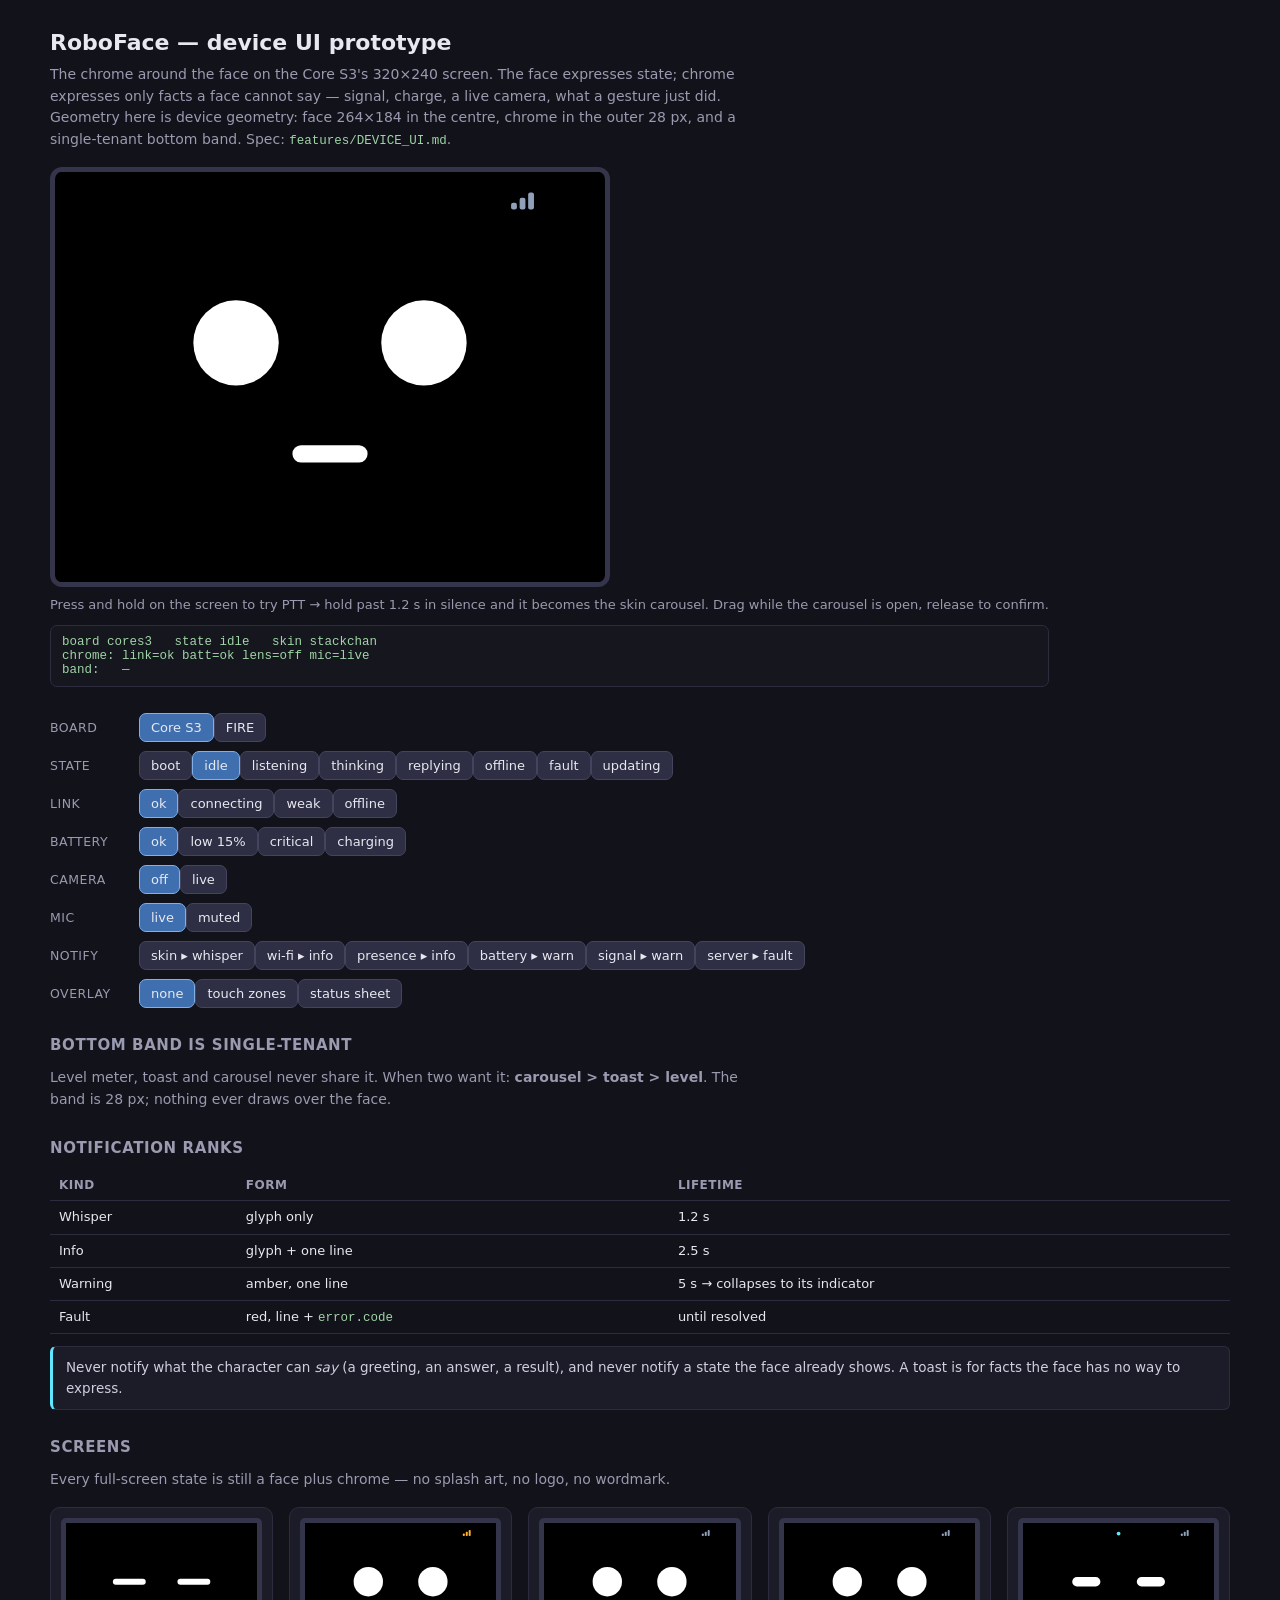
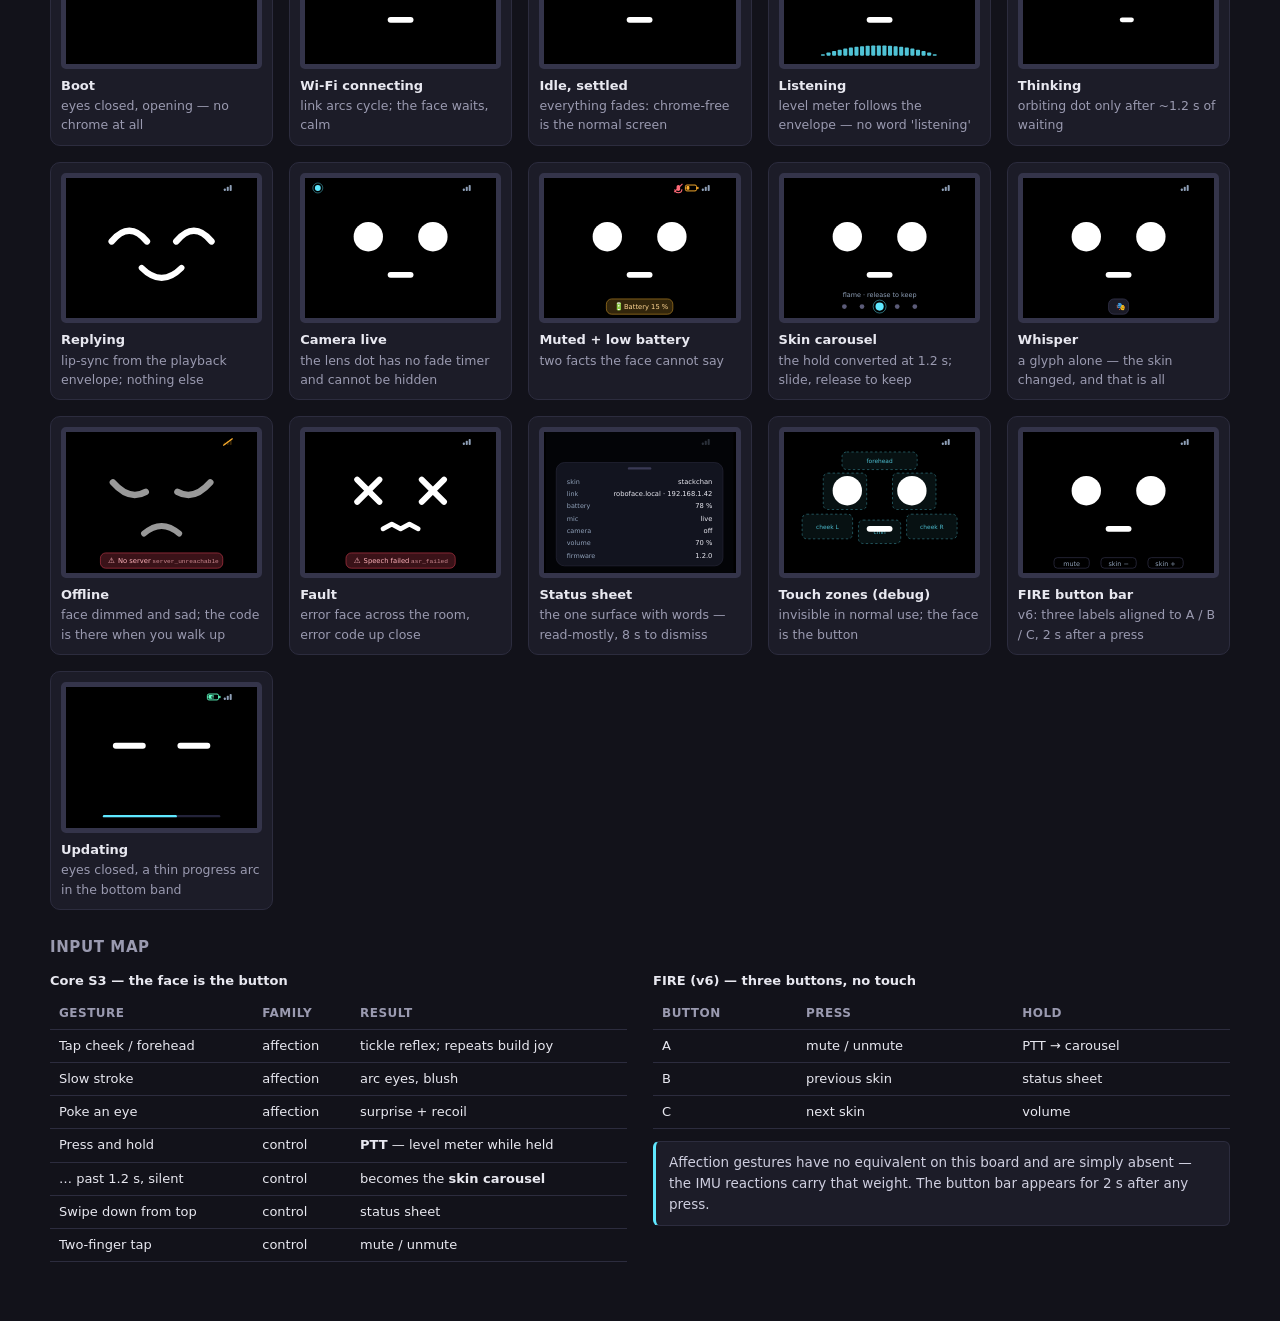
<file: specification/device-ui-prototype.html>
<!doctype html>
<html lang="en">
<head>
<meta charset="utf-8">
<meta name="viewport" content="width=device-width, initial-scale=1">
<title>RoboFace — Device UI Prototype</title>
<!--
  RoboFace device-UI prototype — the chrome around the face on the Core S3's
  320x240 screen: indicators, input affordances, notifications, screens.

  Companion to face-prototype.html (which prototypes the face itself) and to
  features/DEVICE_UI.md (which specifies what is drawn here).

  Everything is one 320x240 SVG per screen, so the geometry in this file is the
  geometry on the device: the face keeps the central 264x184, chrome lives in the
  outer 28px band, and the bottom band is single-tenant (level | toast | carousel).
-->
<style>
  :root { --bg:#12121a; --card:#1c1c28; --line:#2c2c3e; --text:#e8e8f0; --muted:#9a9ab0; --accent:#5fe8ff; }
  * { box-sizing:border-box; margin:0; padding:0; }
  body { background:var(--bg); color:var(--text); padding:26px 20px 56px;
         font:15px/1.55 system-ui,-apple-system,"Segoe UI",Roboto,sans-serif; }
  h1 { font-size:22px; margin-bottom:4px; }
  h2 { font-size:15px; margin:26px 0 10px; letter-spacing:.04em; text-transform:uppercase; color:var(--muted); }
  .sub { color:var(--muted); font-size:14px; max-width:80ch; margin-bottom:16px; }
  .wrap { max-width:1180px; margin:0 auto; }
  .cols { display:flex; gap:26px; flex-wrap:wrap; align-items:flex-start; }
  .stage { flex:0 0 auto; }
  .panel { flex:1 1 340px; min-width:300px; }
  .screen { width:560px; max-width:100%; aspect-ratio:4/3; display:block;
            border:5px solid #34344a; border-radius:12px; background:#000; }
  .hint { color:var(--muted); font-size:13px; margin-top:8px; }
  .row { display:flex; flex-wrap:wrap; gap:7px; align-items:center; margin:0 0 9px; }
  .lbl { color:var(--muted); font-size:12.5px; width:82px; flex:0 0 82px; text-transform:uppercase; letter-spacing:.04em; }
  button { background:#2e2e44; color:var(--text); border:1px solid #44445e; border-radius:7px;
           padding:6px 11px; font-size:13px; cursor:pointer; font-family:inherit; }
  button:hover { background:#3a3a55; }
  button.active { background:#3f6fae; border-color:#7fb0ea; }
  button.hold { background:#8a5a2e; border-color:#c58a4a; }
  .gal { display:grid; grid-template-columns:repeat(auto-fill,minmax(220px,1fr)); gap:16px; }
  .gal figure { background:var(--card); border:1px solid var(--line); border-radius:10px; padding:10px; }
  .gal svg { width:100%; aspect-ratio:4/3; display:block; border-radius:5px; background:#000; }
  .gal figcaption { color:var(--muted); font-size:12.5px; margin-top:7px; }
  .gal b { color:var(--text); font-weight:600; display:block; font-size:13px; }
  table { border-collapse:collapse; width:100%; font-size:13px; margin-top:6px; }
  th,td { text-align:left; padding:6px 9px; border-bottom:1px solid var(--line); vertical-align:top; }
  th { color:var(--muted); font-weight:600; font-size:12px; text-transform:uppercase; letter-spacing:.04em; }
  code { font:12.5px ui-monospace,Menlo,Consolas,monospace; color:#9fd4a5; }
  .note { background:var(--card); border:1px solid var(--line); border-left:3px solid var(--accent);
          border-radius:6px; padding:10px 13px; font-size:13.5px; color:#cfcfe0; margin-top:12px; }
  .state { font:12.5px ui-monospace,Menlo,Consolas,monospace; color:#9fd4a5; background:#16161f;
           border:1px solid var(--line); border-radius:7px; padding:9px 11px; margin-top:10px; white-space:pre-wrap; }
</style>
</head>
<body>
<div class="wrap">
<h1>RoboFace — device UI prototype</h1>
<p class="sub">The chrome around the face on the Core S3's 320&times;240 screen. The face expresses state; chrome expresses only facts a face cannot say — signal, charge, a live camera, what a gesture just did. Geometry here is device geometry: face 264&times;184 in the centre, chrome in the outer 28&nbsp;px, and a single-tenant bottom band. Spec: <code>features/DEVICE_UI.md</code>.</p>

<div class="cols">
  <div class="stage">
    <div id="screen"></div>
    <p class="hint">Press and hold on the screen to try PTT &rarr; hold past 1.2&nbsp;s in silence and it becomes the skin carousel. Drag while the carousel is open, release to confirm.</p>
    <div class="state" id="stateout"></div>
  </div>

  <div class="panel">
    <div class="row"><span class="lbl">board</span><span id="boardBtns"></span></div>
    <div class="row"><span class="lbl">state</span><span id="stateBtns"></span></div>
    <div class="row"><span class="lbl">link</span><span id="linkBtns"></span></div>
    <div class="row"><span class="lbl">battery</span><span id="battBtns"></span></div>
    <div class="row"><span class="lbl">camera</span><span id="camBtns"></span></div>
    <div class="row"><span class="lbl">mic</span><span id="micBtns"></span></div>
    <div class="row"><span class="lbl">notify</span><span id="noteBtns"></span></div>
    <div class="row"><span class="lbl">overlay</span><span id="ovBtns"></span></div>

    <h2>Bottom band is single-tenant</h2>
    <p class="sub" style="margin-bottom:0">Level meter, toast and carousel never share it. When two want it: <b>carousel &gt; toast &gt; level</b>. The band is 28&nbsp;px; nothing ever draws over the face.</p>

    <h2>Notification ranks</h2>
    <table>
      <tr><th>Kind</th><th>Form</th><th>Lifetime</th></tr>
      <tr><td>Whisper</td><td>glyph only</td><td>1.2 s</td></tr>
      <tr><td>Info</td><td>glyph + one line</td><td>2.5 s</td></tr>
      <tr><td>Warning</td><td>amber, one line</td><td>5 s &rarr; collapses to its indicator</td></tr>
      <tr><td>Fault</td><td>red, line + <code>error.code</code></td><td>until resolved</td></tr>
    </table>
    <div class="note">Never notify what the character can <em>say</em> (a greeting, an answer, a result), and never notify a state the face already shows. A toast is for facts the face has no way to express.</div>
  </div>
</div>

<h2>Screens</h2>
<p class="sub">Every full-screen state is still a face plus chrome — no splash art, no logo, no wordmark.</p>
<div class="gal" id="gallery"></div>

<h2>Input map</h2>
<div class="cols">
  <div class="panel"><b style="font-size:13px">Core S3 — the face is the button</b>
    <table>
      <tr><th>Gesture</th><th>Family</th><th>Result</th></tr>
      <tr><td>Tap cheek / forehead</td><td>affection</td><td>tickle reflex; repeats build joy</td></tr>
      <tr><td>Slow stroke</td><td>affection</td><td>arc eyes, blush</td></tr>
      <tr><td>Poke an eye</td><td>affection</td><td>surprise + recoil</td></tr>
      <tr><td>Press and hold</td><td>control</td><td><b>PTT</b> — level meter while held</td></tr>
      <tr><td>&hellip; past 1.2 s, silent</td><td>control</td><td>becomes the <b>skin carousel</b></td></tr>
      <tr><td>Swipe down from top</td><td>control</td><td>status sheet</td></tr>
      <tr><td>Two-finger tap</td><td>control</td><td>mute / unmute</td></tr>
    </table>
  </div>
  <div class="panel"><b style="font-size:13px">FIRE (v6) — three buttons, no touch</b>
    <table>
      <tr><th>Button</th><th>Press</th><th>Hold</th></tr>
      <tr><td>A</td><td>mute / unmute</td><td>PTT &rarr; carousel</td></tr>
      <tr><td>B</td><td>previous skin</td><td>status sheet</td></tr>
      <tr><td>C</td><td>next skin</td><td>volume</td></tr>
    </table>
    <div class="note">Affection gestures have no equivalent on this board and are simply absent — the IMU reactions carry that weight. The button bar appears for 2&nbsp;s after any press.</div>
  </div>
</div>
</div>

<script>
"use strict";
/* ============================ model ==================================== */
const SKINS = ["stackchan","ghost","flame","jelly","cloud"];
const ui = {
  board:"cores3", state:"idle", link:"ok", batt:"ok", cam:"off", mic:"live",
  overlay:"none",            // none | zones | sheet | carousel
  toast:null,                // {kind, glyph, text, code}
  level:0.0, skin:0, holdMs:0, chromeAge:0
};

/* ============================ face ===================================== */
/* The stackchan tier-1 face, procedural primitives only — same geometry as
   face-prototype.html, redrawn here so this file stands alone. */
function face(emotion, opts={}){
  const L=105,R=215,Y=100, gx=(opts.gaze||0)*10, dim=opts.dim?' opacity=".6"':'';
  const lid = opts.closed ? 1 : 0;
  const eyes = lid ? `<rect x="${L-28}" y="${Y-5}" width="56" height="10" rx="5" fill="#fff"/>
                      <rect x="${R-28}" y="${Y-5}" width="56" height="10" rx="5" fill="#fff"/>`
   : ({
      joy:`<path d="M${L-30} ${Y+8} Q${L} ${Y-28} ${L+30} ${Y+8}" stroke="#fff" stroke-width="11" fill="none" stroke-linecap="round"/>
           <path d="M${R-30} ${Y+8} Q${R} ${Y-28} ${R+30} ${Y+8}" stroke="#fff" stroke-width="11" fill="none" stroke-linecap="round"/>`,
      thinking:`<rect x="${L-24}" y="${Y-8}" width="48" height="16" rx="8" fill="#fff"/>
                <rect x="${R-24}" y="${Y-8}" width="48" height="16" rx="8" fill="#fff"/>`,
      surprised:`<circle cx="${L}" cy="${Y}" r="32" fill="#fff"/><circle cx="${L}" cy="${Y}" r="12" fill="#000"/>
                 <circle cx="${R}" cy="${Y}" r="32" fill="#fff"/><circle cx="${R}" cy="${Y}" r="12" fill="#000"/>`,
      sad:`<path d="M${L-28} ${Y-14} Q${L} ${Y+18} ${L+28} ${Y+2}" stroke="#fff" stroke-width="11" fill="none" stroke-linecap="round"/>
           <path d="M${R+28} ${Y-14} Q${R} ${Y+18} ${R-28} ${Y+2}" stroke="#fff" stroke-width="11" fill="none" stroke-linecap="round"/>`,
      error:`<g stroke="#fff" stroke-width="10" stroke-linecap="round">
             <line x1="${L-19}" y1="${Y-19}" x2="${L+19}" y2="${Y+19}"/><line x1="${L+19}" y1="${Y-19}" x2="${L-19}" y2="${Y+19}"/>
             <line x1="${R-19}" y1="${Y-19}" x2="${R+19}" y2="${Y+19}"/><line x1="${R+19}" y1="${Y-19}" x2="${R-19}" y2="${Y+19}"/></g>`
     }[emotion] || `<circle cx="${L}" cy="${Y}" r="25" fill="#fff"/><circle cx="${R}" cy="${Y}" r="25" fill="#fff"/>`);
  const X=160, MY=165, open = opts.speak ? 6+22*opts.level : 0;
  const mouth = lid ? "" : ({
      joy:`<path d="M${X-34} ${MY-12} Q${X} ${MY+22} ${X+34} ${MY-12}" stroke="#fff" stroke-width="10" fill="none" stroke-linecap="round"/>`,
      sad:`<path d="M${X-30} ${MY+8} Q${X} ${MY-18} ${X+30} ${MY+8}" stroke="#fff" stroke-width="10" fill="none" stroke-linecap="round"/>`,
      surprised:`<circle cx="${X}" cy="${MY}" r="15" fill="#fff"/>`,
      error:`<polyline points="${X-30},${MY} ${X-15},${MY-8} ${X},${MY} ${X+15},${MY-8} ${X+30},${MY}" stroke="#fff" stroke-width="8" fill="none" stroke-linecap="round" stroke-linejoin="round"/>`,
      thinking:`<rect x="${X+2}" y="${MY-4}" width="24" height="8" rx="4" fill="#fff"/>`
     }[emotion] || (opts.speak
        ? `<rect x="${X-20}" y="${MY-open/2}" width="40" height="${Math.max(8,open)}" rx="${Math.min(9,open/2+4)}" fill="#fff"/>`
        : `<rect x="${X-22}" y="${MY-5}" width="44" height="10" rx="5" fill="#fff"/>`));
  return `<g${dim} transform="translate(${gx},0)">${eyes}${mouth}</g>`;
}

/* ============================ chrome =================================== */
const g = {                                   // 12px glyphs, top band
  link(x,y,mode){
    if (mode==="hidden") return "";
    const c = mode==="ok" ? "#8fa0b8" : "#ffb02e", bars=[4,7,10];
    let s = bars.map((h,i)=>{
      const lit = mode==="ok" ? true : mode==="weak" ? i===0 : mode==="connecting";
      const cls = mode==="connecting" ? ` class="cyc" style="animation-delay:${i*.22}s"` : "";
      return `<rect${cls} x="${x+i*5}" y="${y+10-h}" width="3.4" height="${h}" rx="1.2" fill="${c}" opacity="${lit?1:.22}"/>`;
    }).join("");
    if (mode==="offline") s += `<line x1="${x-1}" y1="${y+11}" x2="${x+15}" y2="${y-1}" stroke="#ffb02e" stroke-width="2"/>`;
    return s;
  },
  batt(x,y,mode){
    if (mode==="ok") return "";
    const c = mode==="low" ? "#ffb02e" : mode==="crit" ? "#ff4d5e" : "#5fffc4";
    const fill = mode==="low" ? 5 : mode==="crit" ? 2.5 : 9;
    return `<rect x="${x}" y="${y}" width="19" height="10" rx="2.6" fill="none" stroke="${c}" stroke-width="1.6"/>
            <rect x="${x+20}" y="${y+3}" width="2.4" height="4" rx="1" fill="${c}"/>
            <rect x="${x+1.8}" y="${y+1.8}" width="${fill}" height="6.4" rx="1.4" fill="${c}"${mode==="chg"?' class="pulse"':''}/>
            ${mode==="chg"?`<path d="M${x+9} ${y+1} l-3 5 h3 l-1.6 4 4-5.4h-3z" fill="#0d0d12"/>`:""}`;
  },
  lens(x,y,on){ return on ? `<circle cx="${x+5}" cy="${y+5}" r="5" fill="#5fe8ff"/>
            <circle class="pulse" cx="${x+5}" cy="${y+5}" r="8.5" fill="none" stroke="#5fe8ff" stroke-width="1.4" opacity=".5"/>` : ""; },
  mute(x,y,on){ return on ? `<g stroke="#ff6a78" stroke-width="1.8" fill="none">
            <rect x="${x+3}" y="${y}" width="6" height="10" rx="3" fill="#ff6a78" stroke="none"/>
            <path d="M${x} ${y+7} a6 6 0 0 0 12 0"/><line x1="${x-1}" y1="${y+12}" x2="${x+13}" y2="${y-2}"/></g>` : ""; },
  working(cx,cy,on){ return on ? `<g class="orbit" style="transform-origin:${cx}px ${cy}px">
            <circle cx="${cx}" cy="${cy-16}" r="3.2" fill="#5fe8ff"/></g>` : ""; }
};

function levelMeter(lv){                       // bottom band tenant 1
  const n=21, W=200, x0=(320-W)/2;
  return `<g>` + Array.from({length:n},(_,i)=>{
    const d=Math.abs(i-(n-1)/2)/((n-1)/2), h=Math.max(2.5, (1-d*d)*20*lv+2.5);
    return `<rect x="${x0+i*(W/n)}" y="${226-h}" width="${W/n-2.6}" height="${h}" rx="1.4"
            fill="#5fe8ff" opacity="${.35+.65*lv}"/>`;
  }).join("") + `</g>`;
}

const TOAST = {
  whisper:{bg:"#1b1b28", fg:"#cfd3e6", bd:"#3a3a55"},
  info:   {bg:"#12263a", fg:"#bfe2ff", bd:"#2f6ea8"},
  warning:{bg:"#33260c", fg:"#ffd694", bd:"#a97b22"},
  fault:  {bg:"#3a1218", fg:"#ffb3bb", bd:"#b03444"}
};
function toast(t){                             // bottom band tenant 2
  if(!t) return "";
  const s=TOAST[t.kind], txt=t.text||"", code=t.code?`  ${t.code}`:"";
  const w = txt ? Math.min(300, 46 + (txt.length+ (t.code?t.code.length+2:0))*5.6) : 34;
  const x=(320-w)/2;
  return `<g><rect x="${x}" y="206" width="${w}" height="26" rx="9" fill="${s.bg}" stroke="${s.bd}" stroke-width="1.2"/>
    <text x="${x+13}" y="223" font-size="13" fill="${s.fg}" font-family="system-ui,sans-serif">${t.glyph}</text>
    ${txt?`<text x="${x+30}" y="223" font-size="11.5" fill="${s.fg}" font-family="system-ui,sans-serif">${txt}</text>`:""}
    ${code?`<text x="${x+30+txt.length*5.6+8}" y="223" font-size="10.5" fill="${s.fg}" opacity=".75"
       font-family="ui-monospace,Menlo,monospace">${t.code}</text>`:""}</g>`;
}
function carousel(i,holding){                  // bottom band tenant 3 (wins)
  const n=SKINS.length, gap=30, x0=160-(n-1)*gap/2;
  const dots = SKINS.map((s,k)=>{
    const on=k===i, r=on?7:4;
    return `<circle cx="${x0+k*gap}" cy="219" r="${r}" fill="${on?"#5fe8ff":"#5b5b78"}"/>` +
           (on?`<circle cx="${x0+k*gap}" cy="219" r="11" fill="none" stroke="#5fe8ff" stroke-width="1.4" opacity=".55"/>`:"");
  }).join("");
  return `<g>${dots}<text x="160" y="203" text-anchor="middle" font-size="11" fill="#8fa0b8"
      font-family="system-ui,sans-serif">${SKINS[i]}${holding?" · release to keep":""}</text></g>`;
}
function buttonBar(labels){                    // FIRE only
  const xs=[80,160,240];
  return `<g>` + labels.map((t,i)=>`<text x="${xs[i]}" y="228" text-anchor="middle" font-size="11"
      fill="#8fa0b8" font-family="system-ui,sans-serif">${t}</text>
      <rect x="${xs[i]-30}" y="214" width="60" height="18" rx="6" fill="none" stroke="#3a3a55"/>`).join("") + `</g>`;
}
function touchZones(){
  const z=(x,y,w,h,t)=>`<rect x="${x}" y="${y}" width="${w}" height="${h}" rx="8" fill="#5fe8ff" fill-opacity=".07"
      stroke="#5fe8ff" stroke-dasharray="4 4" stroke-width="1" stroke-opacity=".55"/>
      <text x="${x+w/2}" y="${y+h/2+4}" text-anchor="middle" font-size="10" fill="#5fe8ff"
      font-family="system-ui,sans-serif" opacity=".8">${t}</text>`;
  return z(96,34,128,30,"forehead") + z(64,70,74,62,"eye L") + z(182,70,74,62,"eye R") +
         z(28,140,86,42,"cheek L") + z(206,140,86,42,"cheek R") + z(124,150,72,40,"chin");
}
function statusSheet(){
  const rows=[["skin",SKINS[ui.skin]],["link","roboface.local · 192.168.1.42"],
              ["battery","78 %"],["mic",ui.mic==="live"?"live":"muted"],
              ["camera",ui.cam==="off"?"off":"live"],["volume","70 %"],["firmware","1.2.0"]];
  return `<rect x="0" y="0" width="320" height="240" fill="#05060b" opacity=".72"/>
    <rect x="18" y="52" width="284" height="176" rx="14" fill="#12141f" stroke="#2c2c3e"/>
    <rect x="140" y="60" width="40" height="4" rx="2" fill="#3a3a55"/>
    ${rows.map((r,i)=>`<text x="36" y="${88+i*21}" font-size="11" fill="#8fa0b8" font-family="system-ui,sans-serif">${r[0]}</text>
      <text x="284" y="${88+i*21}" font-size="11.5" fill="#e8e8f0" text-anchor="end"
      font-family="system-ui,sans-serif">${r[1]}</text>`).join("")}`;
}

/* ============================ compose ================================== */
function render(o){
  const st=o.state;
  const emotion = st==="error"||st==="fault" ? "error" : st==="offline" ? "sad"
                : st==="thinking" ? "thinking" : st==="replying" ? "joy"
                : st==="listening" ? "neutral" : "neutral";
  const closed = st==="boot" || st==="updating";
  let band = "";
  if (o.overlay==="carousel")        band = carousel(o.skin, o.holding);
  else if (o.toast)                  band = toast(o.toast);
  else if (st==="listening")         band = levelMeter(o.level);
  else if (o.board==="fire" && o.bar) band = buttonBar(["mute","skin −","skin +"]);
  if (st==="updating") band = `<rect x="60" y="218" width="200" height="4" rx="2" fill="#23233a"/>
                               <rect x="60" y="218" width="126" height="4" rx="2" fill="#5fe8ff"/>`;

  return `<svg class="screen" viewBox="0 0 320 240" xmlns="http://www.w3.org/2000/svg">
    <rect width="320" height="240" fill="#000"/>
    ${o.overlay==="zones" ? touchZones() : ""}
    ${face(emotion,{gaze:o.gaze||0, dim:st==="offline", closed, speak:st==="replying", level:o.level})}
    ${g.working(160,34, st==="thinking")}
    ${g.lens(14,12, o.cam!=="off")}
    ${g.link(266,12,o.link)}
    ${g.batt(238,12,o.batt)}
    ${g.mute(220,12,o.mic==="muted")}
    ${band}
    ${o.overlay==="sheet" ? statusSheet() : ""}
  </svg>`;
}

/* ============================ interaction ============================== */
const NOTES = {
  skin:    {kind:"whisper", glyph:"🎭"},
  muted:   {kind:"whisper", glyph:"🔇"},
  wifi:    {kind:"info",    glyph:"📶", text:"Wi-Fi connected"},
  presence:{kind:"info",    glyph:"👁", text:"Presence on"},
  batt:    {kind:"warning", glyph:"🔋", text:"Battery 15 %"},
  weak:    {kind:"warning", glyph:"📶", text:"Weak signal"},
  server:  {kind:"fault",   glyph:"⚠", text:"No server", code:"server_unreachable"},
  asr:     {kind:"fault",   glyph:"⚠", text:"Speech failed", code:"asr_failed"}
};
let toastTimer=null;
function notify(key){
  const n = NOTES[key]; if(!n) return;
  ui.toast = {...n};
  clearTimeout(toastTimer);
  const life = {whisper:1200, info:2500, warning:5000, fault:0}[n.kind];
  if (life) toastTimer = setTimeout(()=>{ ui.toast=null; draw(); }, life);
  draw();
}

let holdStart=0, holdTimer=null, dragX=0;
function onDown(ev){
  ev.preventDefault();
  holdStart = performance.now(); dragX = ev.clientX ?? 0;
  ui.state = "listening"; ui.holding = true;
  holdTimer = setInterval(()=>{
    const held = performance.now()-holdStart;
    ui.level = 0.15 + 0.25*Math.abs(Math.sin(held/220));      // idle-ish input, "no speech"
    if (held > 1200 && ui.overlay!=="carousel") { ui.overlay="carousel"; ui.state="idle"; }
    draw();
  }, 60);
  draw();
}
function onMove(ev){
  if (!ui.holding || ui.overlay!=="carousel") return;
  const dx = (ev.clientX ?? 0) - dragX;
  if (Math.abs(dx) > 44) { ui.skin = (ui.skin + (dx>0?1:SKINS.length-1)) % SKINS.length; dragX = ev.clientX; draw(); }
}
function onUp(){
  clearInterval(holdTimer); holdTimer=null;
  const held = performance.now()-holdStart;
  ui.holding=false; ui.level=0;
  if (ui.overlay==="carousel") { ui.overlay="none"; notify("skin"); }
  else if (held > 120) { ui.state="thinking"; draw();
    setTimeout(()=>{ ui.state="replying"; speak(); }, 900); }
  else ui.state="idle";
  draw();
}
let speakTimer=null;
function speak(){
  let t=0; clearInterval(speakTimer);
  speakTimer = setInterval(()=>{
    t+=0.09; ui.level = Math.max(0, Math.abs(Math.sin(t*3.1))*Math.abs(Math.sin(t*0.9)));
    if (t>3.4) { clearInterval(speakTimer); ui.level=0; ui.state="idle"; }
    draw();
  }, 60);
}

/* ============================ wiring =================================== */
function draw(){
  document.getElementById("screen").innerHTML = render(ui);
  const el = document.querySelector("#screen svg");
  el.addEventListener("pointerdown", onDown);
  document.getElementById("stateout").textContent =
    `board ${ui.board}   state ${ui.state}   skin ${SKINS[ui.skin]}\n` +
    `chrome: link=${ui.link} batt=${ui.batt} lens=${ui.cam} mic=${ui.mic}\n` +
    `band:   ${ui.overlay==="carousel"?"carousel":ui.toast?`toast(${ui.toast.kind})`:ui.state==="listening"?"level meter":"—"}` +
    (ui.overlay!=="none"&&ui.overlay!=="carousel"?`\noverlay: ${ui.overlay}`:"");
}
window.addEventListener("pointerup", onUp);
window.addEventListener("pointermove", onMove);

function btns(holder, items, get, set){
  const el=document.getElementById(holder);
  items.forEach(([label,val])=>{
    const b=document.createElement("button"); b.textContent=label;
    if (get()===val) b.classList.add("active");
    b.onclick=()=>{ set(val);
      [...el.children].forEach(c=>c.classList.remove("active")); b.classList.add("active"); draw(); };
    el.appendChild(b);
  });
}
btns("boardBtns", [["Core S3","cores3"],["FIRE","fire"]], ()=>ui.board, v=>{ ui.board=v; ui.bar=(v==="fire"); });
btns("stateBtns", [["boot","boot"],["idle","idle"],["listening","listening"],["thinking","thinking"],
                   ["replying","replying"],["offline","offline"],["fault","fault"],["updating","updating"]],
     ()=>ui.state, v=>{ ui.state=v; ui.level=v==="listening"?0.55:0;
       if(v==="offline"){ui.link="offline"; notify("server");} if(v==="fault") notify("asr"); if(v==="replying") speak(); });
btns("linkBtns", [["ok","ok"],["connecting","connecting"],["weak","weak"],["offline","offline"]], ()=>ui.link, v=>ui.link=v);
btns("battBtns", [["ok","ok"],["low 15%","low"],["critical","crit"],["charging","chg"]], ()=>ui.batt, v=>ui.batt=v);
btns("camBtns", [["off","off"],["live","live"]], ()=>ui.cam, v=>ui.cam=v);
btns("micBtns", [["live","live"],["muted","muted"]], ()=>ui.mic, v=>ui.mic=v);
btns("ovBtns", [["none","none"],["touch zones","zones"],["status sheet","sheet"]], ()=>ui.overlay, v=>ui.overlay=v);

const noteEl=document.getElementById("noteBtns");
[["skin ▸ whisper","skin"],["wi-fi ▸ info","wifi"],["presence ▸ info","presence"],
 ["battery ▸ warn","batt"],["signal ▸ warn","weak"],["server ▸ fault","server"]].forEach(([t,k])=>{
  const b=document.createElement("button"); b.textContent=t; b.onclick=()=>notify(k); noteEl.appendChild(b);
});

/* ============================ gallery ================================== */
const SCREENS = [
  ["Boot", "eyes closed, opening — no chrome at all",
    {state:"boot", link:"hidden", batt:"ok", cam:"off", mic:"live"}],
  ["Wi-Fi connecting", "link arcs cycle; the face waits, calm",
    {state:"idle", link:"connecting", batt:"ok", cam:"off", mic:"live"}],
  ["Idle, settled", "everything fades: chrome-free is the normal screen",
    {state:"idle", link:"ok", batt:"ok", cam:"off", mic:"live"}],
  ["Listening", "level meter follows the envelope — no word 'listening'",
    {state:"listening", level:0.75, link:"ok", batt:"ok", cam:"off", mic:"live"}],
  ["Thinking", "orbiting dot only after ~1.2 s of waiting",
    {state:"thinking", link:"ok", batt:"ok", cam:"off", mic:"live"}],
  ["Replying", "lip-sync from the playback envelope; nothing else",
    {state:"replying", level:0.8, link:"ok", batt:"ok", cam:"off", mic:"live"}],
  ["Camera live", "the lens dot has no fade timer and cannot be hidden",
    {state:"idle", link:"ok", batt:"ok", cam:"live", mic:"live"}],
  ["Muted + low battery", "two facts the face cannot say",
    {state:"idle", link:"ok", batt:"low", cam:"off", mic:"muted",
     toast:{kind:"warning", glyph:"🔋", text:"Battery 15 %"}}],
  ["Skin carousel", "the hold converted at 1.2 s; slide, release to keep",
    {state:"idle", link:"ok", batt:"ok", cam:"off", mic:"live", overlay:"carousel", skin:2, holding:true}],
  ["Whisper", "a glyph alone — the skin changed, and that is all",
    {state:"idle", link:"ok", batt:"ok", cam:"off", mic:"live", toast:{kind:"whisper", glyph:"🎭"}}],
  ["Offline", "face dimmed and sad; the code is there when you walk up",
    {state:"offline", link:"offline", batt:"ok", cam:"off", mic:"live",
     toast:{kind:"fault", glyph:"⚠", text:"No server", code:"server_unreachable"}}],
  ["Fault", "error face across the room, error code up close",
    {state:"fault", link:"ok", batt:"ok", cam:"off", mic:"live",
     toast:{kind:"fault", glyph:"⚠", text:"Speech failed", code:"asr_failed"}}],
  ["Status sheet", "the one surface with words — read-mostly, 8 s to dismiss",
    {state:"idle", link:"ok", batt:"ok", cam:"off", mic:"live", overlay:"sheet"}],
  ["Touch zones (debug)", "invisible in normal use; the face is the button",
    {state:"idle", link:"ok", batt:"ok", cam:"off", mic:"live", overlay:"zones"}],
  ["FIRE button bar", "v6: three labels aligned to A / B / C, 2 s after a press",
    {state:"idle", board:"fire", bar:true, link:"ok", batt:"ok", cam:"off", mic:"live"}],
  ["Updating", "eyes closed, a thin progress arc in the bottom band",
    {state:"updating", link:"ok", batt:"chg", cam:"off", mic:"live"}]
];
document.getElementById("gallery").innerHTML = SCREENS.map(([title,cap,o])=>
  `<figure>${render({board:"cores3", overlay:"none", toast:null, level:0, skin:0, ...o})}
   <figcaption><b>${title}</b>${cap}</figcaption></figure>`).join("");

draw();
</script>
<style>
  @keyframes cyc { 0%,100%{opacity:.22} 40%{opacity:1} }
  .cyc { animation: cyc 1.1s infinite; }
  @keyframes puls { 0%,100%{opacity:.45} 50%{opacity:1} }
  .pulse { animation: puls 1.8s infinite ease-in-out; }
  @keyframes orb { from { transform: rotate(0deg);} to { transform: rotate(360deg);} }
  .orbit { animation: orb 1.6s linear infinite; }
</style>
</body>
</html>
</file>
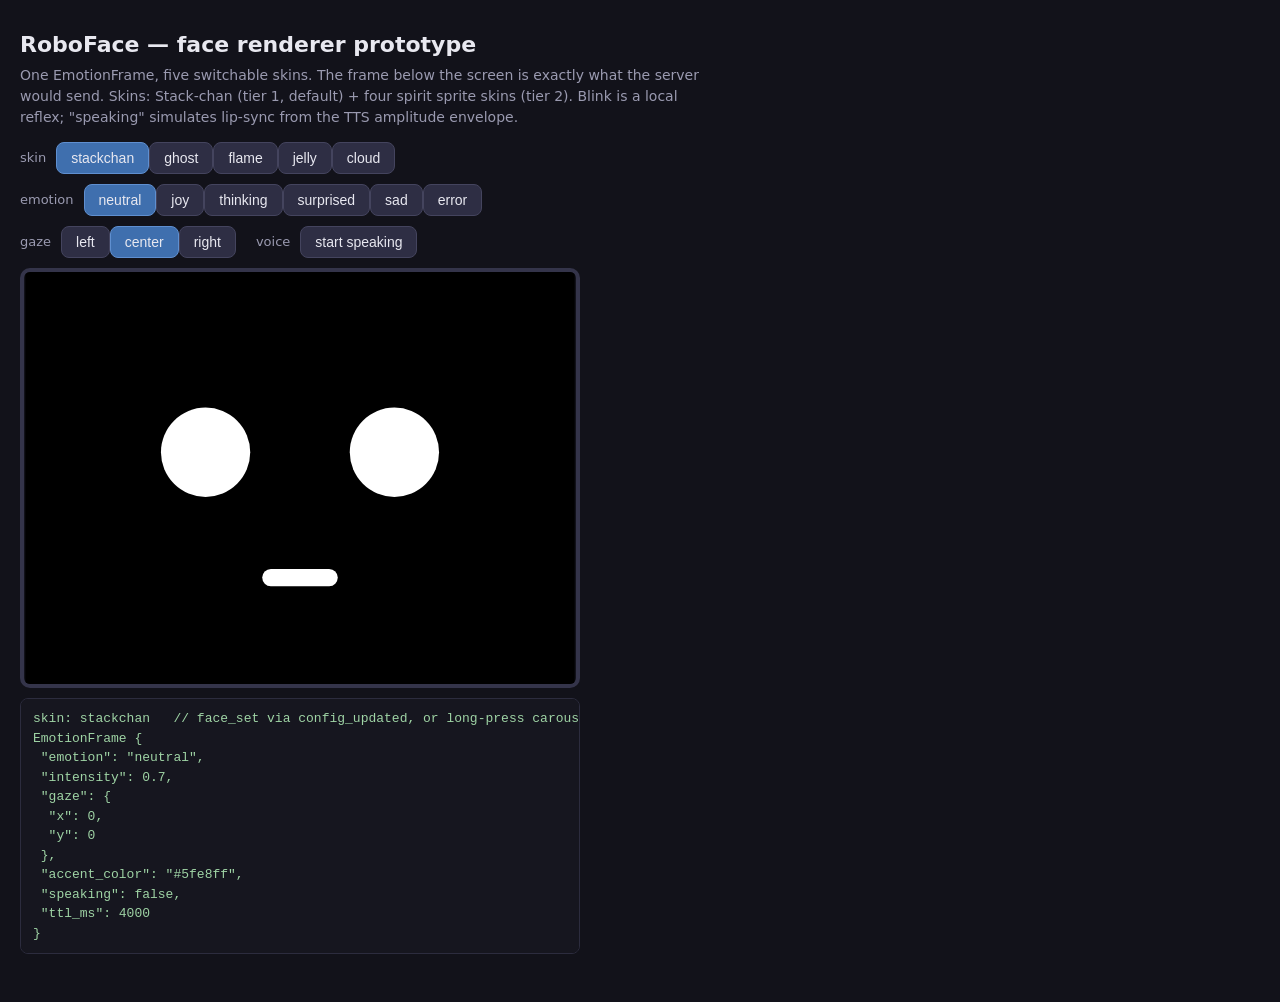
<file: specification/face-prototype.html>
<!doctype html>
<html lang="en">
<head>
<meta charset="utf-8">
<meta name="viewport" content="width=device-width, initial-scale=1">
<title>RoboFace — Face Renderer Prototype</title>
<!--
  RoboFace face renderer prototype (reference for the firmware implementation).

  Contract: the server sends EmotionFrame{emotion, intensity, gaze, accent_color,
  speaking, ttl_ms}; the device only renders it. This page mirrors that model:

    renderFace(skin, frame) -> SVG string        // pure, like the firmware renderer
    skins: stackchan | ghost | flame | jelly | cloud   (switchable, same frame)
    emotions: neutral | joy | thinking | surprised | sad | error
    gaze: {x: -1..1} -> eye offset (demo of the gaze channel)
    speaking: true -> mouth animates (on-device this is driven by the TTS
                     amplitude envelope, ~15-20 FPS)

  Blink and idle motion are local reflexes (the device does them on its own,
  no server involvement) — here they are CSS animations.
  Each 4:3 screen simulates the Core S3 320x240 display.
-->
<style>
  :root { --bg:#12121a; --card:#1c1c28; --text:#e8e8f0; --muted:#9a9ab0; }
  * { box-sizing:border-box; margin:0; padding:0; }
  body { background:var(--bg); color:var(--text);
         font:16px/1.5 system-ui,-apple-system,"Segoe UI",Roboto,sans-serif; padding:28px 20px 48px; }
  h1 { font-size:22px; margin-bottom:4px; }
  .sub { color:var(--muted); margin-bottom:14px; font-size:14px; max-width:78ch; }
  .controls { margin:0 0 10px; display:flex; flex-wrap:wrap; gap:8px; align-items:center; }
  .lbl { color:var(--muted); font-size:13px; margin-right:2px; }
  button { background:#2e2e44; color:var(--text); border:1px solid #44445e; border-radius:8px;
           padding:7px 14px; font-size:14px; cursor:pointer; }
  button:hover { background:#3a3a55; }
  button.active { background:#3f6fae; border-color:#5f8fd0; }
  .stage { max-width:560px; margin-top:10px; }
  .screen { width:100%; aspect-ratio:4/3; border-radius:10px; display:block; border:4px solid #34344a; }
  .framejson { margin-top:10px; background:#16161f; border:1px solid #2c2c3e; border-radius:8px;
               padding:10px 12px; font:13px/1.5 ui-monospace,Menlo,Consolas,monospace; color:#9fd4a5;
               white-space:pre; overflow-x:auto; }

  .blinkable { animation: blink 4.4s infinite; transform-box:fill-box; transform-origin:center; }
  @keyframes blink { 0%,93%,100% { transform:scaleY(1); } 96% { transform:scaleY(0.06); } }
  body.talking .mouth { animation: talk .32s infinite alternate ease-in-out;
                        transform-box:fill-box; transform-origin:center; }
  @keyframes talk { from { transform:scale(1,.5); } to { transform:scale(1.06,1.8); } }
  .float { animation: floaty 3.4s infinite ease-in-out; transform-box:fill-box; transform-origin:center; }
  @keyframes floaty { 0%,100% { transform:translateY(0); } 50% { transform:translateY(-7px); } }
  .float2 { animation: floaty 4.6s infinite ease-in-out; transform-box:fill-box; transform-origin:center; }
  .flick { animation: flicker 1.1s infinite; transform-box:fill-box; transform-origin:50% 100%; }
  @keyframes flicker { 0%,100% { transform:scale(1,1); } 30% { transform:scale(1.03,.96) skewX(1.5deg); }
                       60% { transform:scale(.97,1.04) skewX(-1.5deg); } }
  .pulse { animation: puls 2.8s infinite ease-in-out; }
  @keyframes puls { 0%,100% { opacity:.75; } 50% { opacity:1; } }
</style>
</head>
<body>
<h1>RoboFace — face renderer prototype</h1>
<p class="sub">One EmotionFrame, five switchable skins. The frame below the screen is exactly what the server would send. Skins: Stack-chan (tier 1, default) + four spirit sprite skins (tier 2). Blink is a local reflex; "speaking" simulates lip-sync from the TTS amplitude envelope.</p>

<div class="controls"><span class="lbl">skin</span><span id="skinBtns"></span></div>
<div class="controls"><span class="lbl">emotion</span><span id="emoBtns"></span></div>
<div class="controls"><span class="lbl">gaze</span><span id="gazeBtns"></span>
  <span class="lbl" style="margin-left:12px">voice</span><button id="talkBtn">start speaking</button></div>

<div class="stage">
  <div id="face"></div>
  <div class="framejson" id="framejson"></div>
</div>

<script>
"use strict";
const S=(inner)=>`<svg class="screen" viewBox="0 0 320 240" xmlns="http://www.w3.org/2000/svg">${inner}</svg>`;
const EMOS=["neutral","joy","thinking","surprised","sad","error"];
const SKINS=["stackchan","ghost","flame","jelly","cloud"];
const GAZES=[["left",-1],["center",0],["right",1]];

/* ---------- shared shape helpers (the "expression grammar") ---------- */
const xl=(cx,cy,s)=>`<line x1="${cx-s}" y1="${cy-s}" x2="${cx+s}" y2="${cy+s}"/><line x1="${cx+s}" y1="${cy-s}" x2="${cx-s}" y2="${cy+s}"/>`;
const arcUp=(cx,y,w)=>`M${cx-w} ${y+7} Q${cx} ${y-20} ${cx+w} ${y+7}`;
const droopL=(cx,y,w)=>`M${cx-w} ${y-8} Q${cx} ${y+15} ${cx+w} ${y+2}`;
const droopR=(cx,y,w)=>`M${cx+w} ${y-8} Q${cx} ${y+15} ${cx-w} ${y+2}`;

/* Spirit eyes/mouth: one emotion grammar, per-skin ink color and coordinates.
   gx = horizontal gaze offset in px (from frame.gaze.x). */
function sEyes(e,lx,rx,y,ink,hi,gx){
  const inner=(()=>{switch(e){
    case "joy": return `<g stroke="${ink}" stroke-width="8" fill="none" stroke-linecap="round">
      <path d="${arcUp(lx,y,16)}"/><path d="${arcUp(rx,y,16)}"/></g>`;
    case "thinking": return `<g class="blinkable">
      <rect x="${lx-16}" y="${y-6}" width="32" height="12" rx="6" fill="${ink}"/>
      <rect x="${rx-16}" y="${y-6}" width="32" height="12" rx="6" fill="${ink}"/></g>`;
    case "surprised": return `<g class="blinkable">
      <circle cx="${lx}" cy="${y}" r="17" fill="${ink}"/><circle cx="${lx-4}" cy="${y-6}" r="5" fill="${hi}"/>
      <circle cx="${rx}" cy="${y}" r="17" fill="${ink}"/><circle cx="${rx-4}" cy="${y-6}" r="5" fill="${hi}"/></g>`;
    case "sad": return `<g stroke="${ink}" stroke-width="8" fill="none" stroke-linecap="round">
      <path d="${droopL(lx,y,16)}"/><path d="${droopR(rx,y,16)}"/></g>`;
    case "error": return `<g stroke="${ink}" stroke-width="7" stroke-linecap="round">${xl(lx,y,13)}${xl(rx,y,13)}</g>`;
    default: return `<g class="blinkable">
      <ellipse cx="${lx}" cy="${y}" rx="13" ry="19" fill="${ink}"/><circle cx="${lx-4}" cy="${y-8}" r="4" fill="${hi}"/>
      <ellipse cx="${rx}" cy="${y}" rx="13" ry="19" fill="${ink}"/><circle cx="${rx-4}" cy="${y-8}" r="4" fill="${hi}"/></g>`;
  }})();
  return `<g transform="translate(${gx},0)">${inner}</g>`;
}
function sMouth(e,cx,cy,ink){
  switch(e){
    case "joy": return `<path class="mouth" d="M${cx-26} ${cy-8} Q${cx} ${cy+18} ${cx+26} ${cy-8} Z" fill="${ink}"/>`;
    case "thinking": return `<path class="mouth" d="M${cx+6} ${cy} Q${cx+16} ${cy-6} ${cx+26} ${cy-2}" stroke="${ink}" stroke-width="6" fill="none" stroke-linecap="round"/>`;
    case "surprised": return `<ellipse class="mouth" cx="${cx}" cy="${cy}" rx="12" ry="15" fill="${ink}"/>`;
    case "sad": return `<path class="mouth" d="M${cx-16} ${cy+7} Q${cx} ${cy-9} ${cx+16} ${cy+7}" stroke="${ink}" stroke-width="7" fill="none" stroke-linecap="round"/>`;
    case "error": return `<polyline class="mouth" points="${cx-26},${cy} ${cx-13},${cy-7} ${cx},${cy} ${cx+13},${cy-7} ${cx+26},${cy}" stroke="${ink}" stroke-width="6" fill="none" stroke-linecap="round" stroke-linejoin="round"/>`;
    default: return `<ellipse class="mouth" cx="${cx}" cy="${cy}" rx="11" ry="13" fill="${ink}"/>`;
  }
}
const nightBg=(c1="#0a0d1c")=>`<rect width="320" height="240" fill="${c1}"/>
  <circle cx="70" cy="52" r="2" fill="#fff" opacity=".5"/><circle cx="266" cy="40" r="1.6" fill="#fff" opacity=".4"/>
  <circle cx="288" cy="120" r="2" fill="#fff" opacity=".35"/><circle cx="40" cy="170" r="1.6" fill="#fff" opacity=".4"/>`;

/* ---------- skin: stackchan (tier 1, procedural primitives only) ---------- */
function stackchan(f){
  const e=f.emotion, L=105,R=215,Y=105, gx=f.gaze.x*10;
  const eyes=(()=>{switch(e){
    case "joy": return `<path d="M${L-30} ${Y+8} Q${L} ${Y-28} ${L+30} ${Y+8}" stroke="#fff" stroke-width="11" fill="none" stroke-linecap="round"/>
      <path d="M${R-30} ${Y+8} Q${R} ${Y-28} ${R+30} ${Y+8}" stroke="#fff" stroke-width="11" fill="none" stroke-linecap="round"/>`;
    case "thinking": return `<g class="blinkable"><rect x="${L-14}" y="${Y-18}" width="48" height="16" rx="8" fill="#fff"/>
      <rect x="${R-14}" y="${Y-18}" width="48" height="16" rx="8" fill="#fff"/></g>`;
    case "surprised": return `<g class="blinkable"><circle cx="${L}" cy="${Y}" r="34" fill="#fff"/><circle cx="${L}" cy="${Y}" r="13" fill="#000"/>
      <circle cx="${R}" cy="${Y}" r="34" fill="#fff"/><circle cx="${R}" cy="${Y}" r="13" fill="#000"/></g>`;
    case "sad": return `<path d="M${L-28} ${Y-14} Q${L} ${Y+18} ${L+28} ${Y+2}" stroke="#fff" stroke-width="11" fill="none" stroke-linecap="round"/>
      <path d="M${R+28} ${Y-14} Q${R} ${Y+18} ${R-28} ${Y+2}" stroke="#fff" stroke-width="11" fill="none" stroke-linecap="round"/>`;
    case "error": return `<g stroke="#fff" stroke-width="10" stroke-linecap="round">${xl(L,Y,22)}${xl(R,Y,22)}</g>`;
    default: return `<g class="blinkable"><circle cx="${L}" cy="${Y}" r="26" fill="#fff"/><circle cx="${R}" cy="${Y}" r="26" fill="#fff"/></g>`;
  }})();
  const X=160,MY2=178;
  const mouth=(()=>{switch(e){
    case "joy": return `<path class="mouth" d="M${X-34} ${MY2-12} Q${X} ${MY2+22} ${X+34} ${MY2-12}" stroke="#fff" stroke-width="10" fill="none" stroke-linecap="round"/>`;
    case "thinking": return `<rect class="mouth" x="${X+2}" y="${MY2-4}" width="24" height="8" rx="4" fill="#fff"/>`;
    case "surprised": return `<circle class="mouth" cx="${X}" cy="${MY2}" r="17" fill="#fff"/>`;
    case "sad": return `<path class="mouth" d="M${X-30} ${MY2+8} Q${X} ${MY2-18} ${X+30} ${MY2+8}" stroke="#fff" stroke-width="10" fill="none" stroke-linecap="round"/>`;
    case "error": return `<polyline class="mouth" points="${X-32},${MY2} ${X-16},${MY2-8} ${X},${MY2} ${X+16},${MY2-8} ${X+32},${MY2}" stroke="#fff" stroke-width="8" fill="none" stroke-linecap="round" stroke-linejoin="round"/>`;
    default: return `<rect class="mouth" x="${X-22}" y="${MY2-5}" width="44" height="10" rx="5" fill="#fff"/>`;
  }})();
  return S(`<rect width="320" height="240" fill="#000"/><g transform="translate(${gx},0)">${eyes}</g>${mouth}`);
}

/* ---------- skin: ghost ---------- */
function ghost(f){
  const e=f.emotion, ink="#151528", gx=f.gaze.x*8;
  const blush=(e==="joy"||e==="neutral"||e==="surprised")?`<ellipse cx="92" cy="146" rx="11" ry="6" fill="#ffb3c2" opacity=".55"/><ellipse cx="228" cy="146" rx="11" ry="6" fill="#ffb3c2" opacity=".55"/>`:"";
  const tear=e==="sad"?`<path d="M104 138 q-6 15 0 21 q7 -6 0 -21" fill="#7fb2ff" opacity=".9"/>`:"";
  return S(`<defs><filter id="gblur" x="-40%" y="-40%" width="180%" height="180%"><feGaussianBlur stdDeviation="4"/></filter></defs>
  ${nightBg()}
  <g class="float">
    <path d="M160 34 C226 34 252 88 252 138 L252 196 Q236 182 222 198 Q206 214 190 198 Q175 184 160 198 Q145 184 130 198 Q114 214 98 198 Q84 182 68 196 L68 138 C68 88 94 34 160 34 Z"
          fill="#f2f4ff" opacity=".16" filter="url(#gblur)"/>
    <path d="M160 40 C220 40 244 90 244 136 L244 190 Q230 178 217 192 Q202 206 188 192 Q174 180 160 192 Q146 180 132 192 Q118 206 103 192 Q90 178 76 190 L76 136 C76 90 100 40 160 40 Z"
          fill="#f2f4ff"/>
    ${sEyes(e,122,198,118,ink,"#fff",gx)}${blush}${tear}${sMouth(e,160,158,ink)}
  </g>`);
}

/* ---------- skin: flame (palette follows the emotion) ---------- */
function flame(f){
  const e=f.emotion, gx=f.gaze.x*8;
  const pal = e==="sad" ? ["#2f5dff","#4d9bff","#bfe0ff","#dff0ff"]
            : e==="error" ? ["#a3122a","#ff3b30","#ff8d5f","#ffd0a8"]
            : e==="joy" ? ["#ff8a1f","#ffc61f","#fff29b","#fffbe0"]
            : ["#ff5a1f","#ffb31f","#ffe66b","#fff4b8"];
  const ink = e==="sad" ? "#0a1e4a" : "#3a1206";
  return S(`<defs>
    <linearGradient id="fg1-${e}" x1="0" y1="1" x2="0" y2="0">
      <stop offset="0%" stop-color="${pal[0]}"/><stop offset="70%" stop-color="${pal[1]}"/><stop offset="100%" stop-color="${pal[2]}"/></linearGradient>
    <linearGradient id="fg2-${e}" x1="0" y1="1" x2="0" y2="0">
      <stop offset="0%" stop-color="${pal[1]}"/><stop offset="100%" stop-color="${pal[3]}"/></linearGradient>
    <filter id="fglow-${e}" x="-40%" y="-40%" width="180%" height="180%">
      <feGaussianBlur stdDeviation="5" result="b"/><feMerge><feMergeNode in="b"/><feMergeNode in="SourceGraphic"/></feMerge></filter>
  </defs>
  <rect width="320" height="240" fill="#12080a"/>
  <g class="flick" filter="url(#fglow-${e})">
    <path d="M160 18 C186 62 236 78 240 136 C243 188 206 222 160 222 C114 222 77 188 80 136 C84 78 134 62 160 18 Z" fill="url(#fg1-${e})"/>
    <path d="M160 66 C176 96 206 106 208 144 C210 180 186 202 160 202 C134 202 110 180 112 144 C114 106 144 96 160 66 Z" fill="url(#fg2-${e})" opacity=".9"/>
    ${sEyes(e,128,192,138,ink,pal[3],gx)}${sMouth(e,160,178,ink)}
  </g>`);
}

/* ---------- skin: jelly (glow color follows the emotion) ---------- */
function jelly(f){
  const e=f.emotion, gx=f.gaze.x*8;
  const glowc = e==="error" ? "#ff4d5e" : e==="sad" ? "#6f9dff" : e==="joy" ? "#ff8fd0" : "#c58fff";
  const ink="#2a0f3a";
  const tent=(x,ph)=>`<path d="M${x} 168 q6 ${14+ph} 0 ${26+ph} q-6 12 0 ${24-ph}" stroke="${glowc}" stroke-width="4" fill="none" stroke-linecap="round" opacity=".65"/>`;
  const dots=[[110,80],[160,64],[210,80],[92,116],[228,116]].map(p=>`<circle cx="${p[0]}" cy="${p[1]}" r="3.2" fill="#fff" opacity=".8" class="pulse"/>`).join("");
  return S(`<defs>
    <linearGradient id="jg-${e}" x1="0" y1="0" x2="0" y2="1">
      <stop offset="0%" stop-color="${glowc}" stop-opacity=".95"/><stop offset="100%" stop-color="${glowc}" stop-opacity=".45"/></linearGradient>
    <filter id="jglow-${e}" x="-40%" y="-40%" width="180%" height="180%">
      <feGaussianBlur stdDeviation="5" result="b"/><feMerge><feMergeNode in="b"/><feMergeNode in="SourceGraphic"/></feMerge></filter>
  </defs>
  ${nightBg("#070a18")}
  <g class="float" filter="url(#jglow-${e})">
    <path d="M84 150 C84 74 236 74 236 150 Q222 142 208 152 Q196 160 184 152 Q172 144 160 152 Q148 160 136 152 Q124 144 112 152 Q98 160 84 150 Z" fill="url(#jg-${e})"/>
    <path d="M104 106 C116 84 144 72 160 72 C136 84 120 96 112 118 Z" fill="#fff" opacity=".35"/>
    ${dots}
    ${sEyes(e,128,192,120,ink,"#fff",gx)}${sMouth(e,160,142,ink)}
    ${tent(108,2)}${tent(134,-2)}${tent(160,3)}${tent(186,-2)}${tent(212,2)}
  </g>`);
}

/* ---------- skin: cloud (weather follows the emotion) ---------- */
function cloud(f){
  const e=f.emotion, gx=f.gaze.x*8;
  const body = e==="error" ? "#5c6478" : e==="sad" ? "#c7d4ec" : "#eef2f8";
  const ink  = e==="error" ? "#12141f" : "#39405c";
  const sun = e==="joy" ? `<g class="pulse"><circle cx="252" cy="62" r="22" fill="#ffd75f"/>
      <g stroke="#ffd75f" stroke-width="4" stroke-linecap="round">
        <line x1="252" y1="26" x2="252" y2="36"/><line x1="252" y1="88" x2="252" y2="98"/>
        <line x1="216" y1="62" x2="226" y2="62"/><line x1="278" y1="62" x2="288" y2="62"/>
        <line x1="227" y1="37" x2="234" y2="44"/><line x1="270" y1="80" x2="277" y2="87"/>
        <line x1="277" y1="37" x2="270" y2="44"/><line x1="234" y1="80" x2="227" y2="87"/></g></g>` : "";
  const rain = e==="sad" ? `<g stroke="#7fb2ff" stroke-width="3.5" stroke-linecap="round" opacity=".8">
      <line x1="110" y1="196" x2="104" y2="212"/><line x1="150" y1="200" x2="144" y2="216"/>
      <line x1="190" y1="196" x2="184" y2="212"/><line x1="222" y1="198" x2="216" y2="212"/></g>` : "";
  const bolt = e==="error" ? `<path d="M170 192 L150 220 L164 220 L148 246 L184 212 L168 212 L182 192 Z" fill="#ffd75f"/>` : "";
  const puffs = e==="thinking" ? `<circle cx="262" cy="96" r="6" fill="${body}" opacity=".8"/>
      <circle cx="276" cy="80" r="4.5" fill="${body}" opacity=".6"/>` : "";
  return S(`<defs><filter id="clglow" x="-40%" y="-40%" width="180%" height="180%">
      <feGaussianBlur stdDeviation="3" result="b"/><feMerge><feMergeNode in="b"/><feMergeNode in="SourceGraphic"/></feMerge></filter></defs>
  ${nightBg("#0c1226")}
  ${sun}
  <g class="float2" filter="url(#clglow)">
    <g fill="${body}">
      <circle cx="105" cy="140" r="38"/><circle cx="160" cy="116" r="48"/><circle cx="215" cy="140" r="38"/>
      <circle cx="130" cy="158" r="36"/><circle cx="190" cy="158" r="36"/>
      <rect x="86" y="140" width="150" height="52" rx="26"/></g>
    ${puffs}
    ${sEyes(e,130,190,132,ink,"#fff",gx)}${sMouth(e,160,166,ink)}
  </g>${rain}${bolt}`);
}

/* ---------- renderer registry + demo state ---------- */
const RENDER={stackchan,ghost,flame,jelly,cloud};
const ACCENT={neutral:"#5fe8ff",joy:"#5fffc4",thinking:"#5fe8ff",surprised:"#ffd75f",sad:"#6f9dff",error:"#ff4d5e"};

let skin="stackchan";
let frame={emotion:"neutral",intensity:0.7,gaze:{x:0,y:0},accent_color:ACCENT.neutral,speaking:false,ttl_ms:4000};

function renderFace(){
  document.getElementById("face").innerHTML=RENDER[skin](frame);
  document.getElementById("framejson").textContent=
    `skin: ${skin}   // face_set via config_updated, or long-press carousel\n`+
    `EmotionFrame ${JSON.stringify({...frame,accent_color:ACCENT[frame.emotion]},null,1)}`;
  document.querySelectorAll(".blinkable").forEach(el=>{ el.style.animationDelay=(Math.random()*4).toFixed(2)+"s"; });
}

function makeBtns(holderId,items,getLabel,isActive,onPick){
  const holder=document.getElementById(holderId);
  for(const it of items){
    const b=document.createElement("button");
    b.textContent=getLabel(it);
    if(isActive(it)) b.classList.add("active");
    b.addEventListener("click",()=>{
      onPick(it);
      holder.querySelectorAll("button").forEach(x=>x.classList.remove("active"));
      b.classList.add("active");
      renderFace();
    });
    holder.appendChild(b);
  }
}
makeBtns("skinBtns",SKINS,s=>s,s=>s===skin,s=>{skin=s;});
makeBtns("emoBtns",EMOS,e=>e,e=>e===frame.emotion,e=>{frame.emotion=e;});
makeBtns("gazeBtns",GAZES,g=>g[0],g=>g[1]===frame.gaze.x,g=>{frame.gaze.x=g[1];});

const btn=document.getElementById("talkBtn");
btn.addEventListener("click",()=>{
  frame.speaking=document.body.classList.toggle("talking");
  btn.textContent=frame.speaking?"stop speaking":"start speaking";
  renderFace();
});
renderFace();
</script>
</body>
</html>
</file>
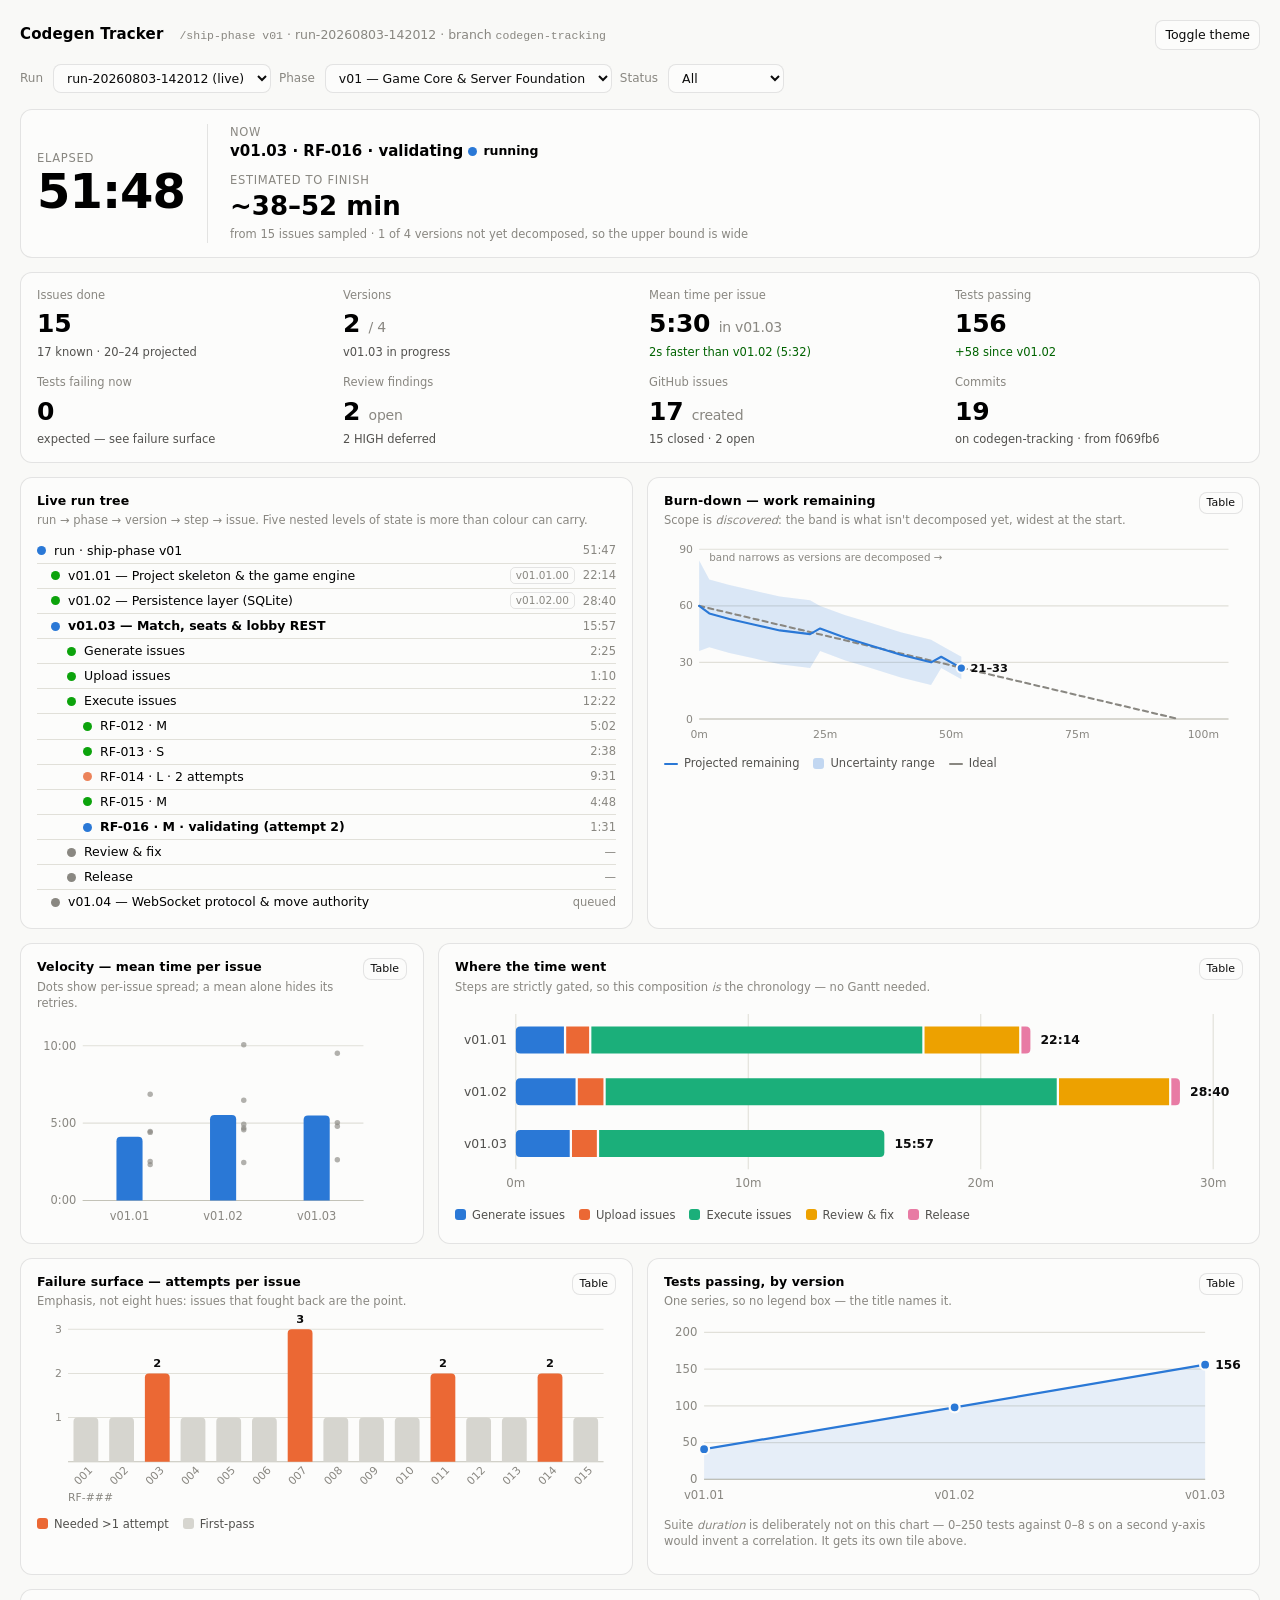
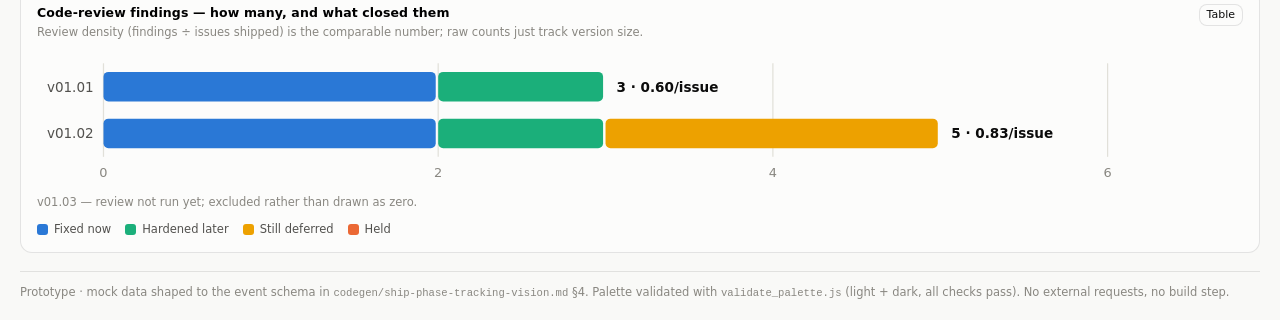
<file: codegen/dashboard/prototype.html>
<!doctype html>
<html lang="en">
<head>
<meta charset="utf-8">
<meta name="viewport" content="width=device-width, initial-scale=1">
<title>Codegen Tracker — /ship-phase v01</title>
<style>
/* ───────────────────────────────────────────────────────────────────────────
   PALETTE — validated with dataviz/scripts/validate_palette.js
     light  #2a78d6,#eb6834,#1baf7a,#eda100,#e87ba4  → ALL PASS
            (contrast WARN on aqua/yellow/magenta → relief: direct labels + table view)
     dark   #3987e5,#d95926,#199e70,#c98500,#d55181  → ALL PASS
   Dark steps are selected for the dark surface, not an automatic flip.
   ─────────────────────────────────────────────────────────────────────────── */
.viz-root{
  color-scheme: light;
  --surface-1:#fcfcfb; --plane:#f9f9f7;
  --text-primary:#0b0b0b; --text-secondary:#52514e; --text-muted:#898781;
  --grid:#e1e0d9; --axis:#c3c2b7; --border:rgba(11,11,11,.10);
  --series-1:#2a78d6; --series-2:#eb6834; --series-3:#1baf7a;
  --series-4:#eda100; --series-5:#e87ba4;
  --seq-200:#9ec5f4; --seq-350:#5598e7; --seq-450:#2a78d6; --seq-600:#184f95;
  --deemph:#d6d5cf;
  --good:#0ca30c; --warning:#fab219; --serious:#ec835a; --critical:#d03b3b;
  --delta-good:#006300;
}
@media (prefers-color-scheme: dark){
  :root:where(:not([data-theme="light"])) .viz-root{
    color-scheme: dark;
    --surface-1:#1a1a19; --plane:#0d0d0d;
    --text-primary:#ffffff; --text-secondary:#c3c2b7; --text-muted:#898781;
    --grid:#2c2c2a; --axis:#383835; --border:rgba(255,255,255,.10);
    --series-1:#3987e5; --series-2:#d95926; --series-3:#199e70;
    --series-4:#c98500; --series-5:#d55181;
    --seq-200:#184f95; --seq-350:#256abf; --seq-450:#3987e5; --seq-600:#9ec5f4;
    --deemph:#3a3a37;
    --delta-good:#0ca30c;
  }
}
:root[data-theme="dark"] .viz-root{
  color-scheme: dark;
  --surface-1:#1a1a19; --plane:#0d0d0d;
  --text-primary:#ffffff; --text-secondary:#c3c2b7; --text-muted:#898781;
  --grid:#2c2c2a; --axis:#383835; --border:rgba(255,255,255,.10);
  --series-1:#3987e5; --series-2:#d95926; --series-3:#199e70;
  --series-4:#c98500; --series-5:#d55181;
  --seq-200:#184f95; --seq-350:#256abf; --seq-450:#3987e5; --seq-600:#9ec5f4;
  --deemph:#3a3a37;
  --delta-good:#0ca30c;
}

*{box-sizing:border-box}
body{margin:0;background:var(--plane);color:var(--text-primary);
  font-family:system-ui,-apple-system,"Segoe UI",Roboto,sans-serif;font-size:14px;line-height:1.45}
.viz-root{background:var(--plane);min-height:100vh;padding:20px}
.wrap{max-width:1240px;margin:0 auto}

/* header + filters ------------------------------------------------------- */
.topbar{display:flex;flex-wrap:wrap;align-items:baseline;gap:10px 16px;margin-bottom:14px}
.topbar h1{font-size:15px;font-weight:600;margin:0;letter-spacing:.01em}
.topbar .sub{color:var(--text-muted);font-size:12.5px}
.spacer{flex:1}
/* One filter row, above everything it scopes — never per-chart. */
.filters{display:flex;flex-wrap:wrap;gap:8px;align-items:center;margin-bottom:16px}
.filters label{color:var(--text-muted);font-size:12px;margin-right:2px}
select,.btn{font:inherit;font-size:12.5px;color:var(--text-primary);background:var(--surface-1);
  border:1px solid var(--border);border-radius:8px;padding:5px 9px;cursor:pointer}
.btn[aria-pressed="true"]{background:var(--seq-200);border-color:transparent}

/* cards ------------------------------------------------------------------ */
.grid{display:grid;grid-template-columns:repeat(12,1fr);gap:14px}
.card{background:var(--surface-1);border:1px solid var(--border);border-radius:12px;padding:14px 16px;min-width:0}
.card h2{font-size:12.5px;font-weight:600;margin:0 0 2px;letter-spacing:.01em}
.card .note{color:var(--text-muted);font-size:11.5px;margin:0 0 10px}
.c12{grid-column:span 12}.c8{grid-column:span 8}.c6{grid-column:span 6}.c4{grid-column:span 4}
@media(max-width:900px){.c8,.c6,.c4{grid-column:span 12}}

/* hero ------------------------------------------------------------------- */
.hero{display:flex;flex-wrap:wrap;gap:22px;align-items:center}
.hero .now{font-size:15px;font-weight:600}
.hero .elapsed{font-size:48px;font-weight:600;letter-spacing:-.02em;line-height:1.05}
.hero .lbl{color:var(--text-muted);font-size:11.5px;text-transform:uppercase;letter-spacing:.06em}
.eta{border-left:1px solid var(--border);padding-left:22px}
.eta .val{font-size:26px;font-weight:600}
/* Status = icon + label + color. Never colour alone. */
.status{display:inline-flex;align-items:center;gap:6px;font-size:12.5px;font-weight:600}
.dot{width:9px;height:9px;border-radius:50%;flex:none}
.s-run .dot{background:var(--series-1);animation:pulse 1.6s ease-in-out infinite}
.s-ok  .dot{background:var(--good)} .s-fail .dot{background:var(--critical)}
.s-held .dot{background:var(--serious)} .s-skip .dot{background:var(--text-muted)}
@keyframes pulse{0%,100%{opacity:1}50%{opacity:.35}}
/* The status word always carries the state; the pulse is decoration only. */
@media (prefers-reduced-motion: reduce){
  *{animation:none !important;transition:none !important}
}
/* Visible focus for keyboard users on every interactive mark. */
.hit:focus-visible,.btn:focus-visible,select:focus-visible{
  outline:2px solid var(--series-1);outline-offset:2px}

/* KPI tiles -------------------------------------------------------------- */
.kpis{display:grid;grid-template-columns:repeat(4,1fr);gap:14px 18px}
@media(max-width:1000px){.kpis{grid-template-columns:repeat(2,1fr)}}
@media(max-width:620px){.kpis{grid-template-columns:repeat(2,1fr)}}
.kpi .lbl{color:var(--text-muted);font-size:11.5px;margin-bottom:3px}
.kpi .val{font-size:25px;font-weight:600;letter-spacing:-.01em}
.kpi .val small{font-size:14px;font-weight:500;color:var(--text-muted)}
.kpi .delta{font-size:11.5px;color:var(--text-secondary);margin-top:1px}
.kpi .delta.up{color:var(--delta-good)}

/* tree ------------------------------------------------------------------- */
.tree{font-size:12.5px}
.tnode{display:flex;align-items:center;gap:8px;padding:3px 0;border-bottom:1px solid var(--grid)}
.tnode:last-child{border-bottom:0}
.tname{flex:1;min-width:0;overflow:hidden;text-overflow:ellipsis;white-space:nowrap}
.tdur{color:var(--text-muted);font-variant-numeric:tabular-nums;font-size:11.5px}
.d1{padding-left:14px}.d2{padding-left:30px}.d3{padding-left:46px}
.tnode.active .tname{font-weight:600}
.tag{font-size:10.5px;color:var(--text-muted);border:1px solid var(--border);border-radius:5px;padding:0 5px}

/* charts ----------------------------------------------------------------- */
svg{display:block;width:100%;height:auto;overflow:visible}
.ax{font-size:10.5px;fill:var(--text-muted);font-variant-numeric:tabular-nums}
.axl{font-size:11px;fill:var(--text-secondary)}
.dlabel{font-size:11px;fill:var(--text-primary);font-weight:600}
.gridline{stroke:var(--grid);stroke-width:1}
.axisline{stroke:var(--axis);stroke-width:1}
.legend{display:flex;flex-wrap:wrap;gap:4px 14px;margin-top:10px;font-size:11.5px;color:var(--text-secondary)}
.legend span{display:inline-flex;align-items:center;gap:6px}
.key{width:11px;height:11px;border-radius:3px;flex:none}
.key.line{height:2px;border-radius:2px;width:14px}

/* table view (the WCAG-clean twin every chart needs) --------------------- */
table{border-collapse:collapse;width:100%;font-size:12px;margin-top:8px}
th,td{text-align:right;padding:4px 8px;border-bottom:1px solid var(--grid);font-variant-numeric:tabular-nums}
th:first-child,td:first-child{text-align:left;font-variant-numeric:normal}
th{color:var(--text-muted);font-weight:500}
[hidden]{display:none !important}
.cardhead{display:flex;align-items:flex-start;gap:10px}
.cardhead .spacer{flex:1}
.tv{font-size:11px;padding:2px 7px}

/* tooltip ---------------------------------------------------------------- */
#tip{position:fixed;z-index:50;pointer-events:none;opacity:0;transition:opacity .09s;
  background:var(--surface-1);border:1px solid var(--border);border-radius:8px;padding:7px 9px;
  box-shadow:0 6px 22px rgba(0,0,0,.16);font-size:12px;max-width:250px}
#tip .v{font-weight:600;font-size:13px}
#tip .r{display:flex;align-items:center;gap:6px;color:var(--text-secondary);margin-top:2px}
#tip .lk{width:12px;height:2px;border-radius:2px;flex:none}
.hit{fill:transparent;cursor:pointer}
.mark:hover,.mark:focus{filter:brightness(1.12)}
footer{color:var(--text-muted);font-size:11.5px;margin-top:18px;padding-top:12px;border-top:1px solid var(--border)}
code{font-family:ui-monospace,SFMono-Regular,Menlo,monospace;font-size:.92em}
</style>
</head>
<body>
<div class="viz-root">
<div class="wrap">

  <div class="topbar">
    <h1>Codegen Tracker</h1>
    <span class="sub"><code>/ship-phase v01</code> · run-20260803-142012 · branch <code>codegen-tracking</code></span>
    <span class="spacer"></span>
    <button class="btn" id="theme">Toggle theme</button>
  </div>

  <!-- ONE filter row, scoping everything below. Never inside a chart card. -->
  <div class="filters">
    <label for="f-run">Run</label>
    <select id="f-run"><option>run-20260803-142012 (live)</option><option>run-20260802-091500</option><option>Compare last 5 runs…</option></select>
    <label for="f-phase">Phase</label>
    <select id="f-phase"><option>v01 — Game Core &amp; Server Foundation</option><option>All phases</option></select>
    <label for="f-status">Status</label>
    <select id="f-status"><option>All</option><option>Failed only</option><option>Retried only</option></select>
  </div>

  <div class="grid">

    <!-- 1 · RUN HEADER — hero figure, not a chart -->
    <div class="card c12">
      <div class="hero">
        <div>
          <div class="lbl">Elapsed</div>
          <div class="elapsed" id="h-elapsed">51:47</div>
        </div>
        <div class="eta">
          <div class="lbl">Now</div>
          <div class="now">v01.03 · RF-016 · validating <span class="status s-run"><span class="dot"></span>running</span></div>
          <div class="lbl" style="margin-top:9px">Estimated to finish</div>
          <!-- ETA is a RANGE, never a point. Blank until ≥1 version has finished. -->
          <div class="val" id="h-eta">~38–52 min</div>
          <div class="sub" style="color:var(--text-muted);font-size:11.5px">
            from 15 issues sampled · 1 of 4 versions not yet decomposed, so the upper bound is wide
          </div>
        </div>
      </div>
    </div>

    <!-- 2 · KPI ROW — stat tiles -->
    <div class="card c12">
      <div class="kpis" id="kpis"></div>
    </div>

    <!-- 3 · LIVE TREE — the primary panel; a tree, not a chart -->
    <div class="card c6">
      <div class="cardhead"><div>
        <h2>Live run tree</h2>
        <p class="note">run → phase → version → step → issue. Five nested levels of state is more than colour can carry.</p>
      </div></div>
      <div class="tree" id="tree"></div>
    </div>

    <!-- 4 · BURN-DOWN -->
    <div class="card c6">
      <div class="cardhead">
        <div>
          <h2>Burn-down — work remaining</h2>
          <p class="note">Scope is <em>discovered</em>: the band is what isn't decomposed yet, widest at the start.</p>
        </div>
        <span class="spacer"></span>
        <button class="btn tv" data-tv="tv-burn" aria-pressed="false">Table</button>
      </div>
      <div id="c-burn"></div>
      <div class="legend">
        <span><i class="key line" style="background:var(--series-1)"></i>Projected remaining</span>
        <span><i class="key" style="background:var(--series-1);opacity:.28"></i>Uncertainty range</span>
        <span><i class="key line" style="background:var(--text-muted)"></i>Ideal</span>
      </div>
      <div id="tv-burn" hidden></div>
    </div>

    <!-- 5 · VELOCITY -->
    <div class="card c4">
      <div class="cardhead">
        <div><h2>Velocity — mean time per issue</h2>
        <p class="note">Dots show per-issue spread; a mean alone hides its retries.</p></div>
        <span class="spacer"></span>
        <button class="btn tv" data-tv="tv-vel" aria-pressed="false">Table</button>
      </div>
      <div id="c-vel"></div>
      <div id="tv-vel" hidden></div>
    </div>

    <!-- 6 · WHERE TIME WENT -->
    <div class="card c8">
      <div class="cardhead">
        <div><h2>Where the time went</h2>
        <p class="note">Steps are strictly gated, so this composition <em>is</em> the chronology — no Gantt needed.</p></div>
        <span class="spacer"></span>
        <button class="btn tv" data-tv="tv-time" aria-pressed="false">Table</button>
      </div>
      <div id="c-time"></div>
      <div class="legend" id="l-time"></div>
      <div id="tv-time" hidden></div>
    </div>

    <!-- 7 · FAILURE SURFACE -->
    <div class="card c6">
      <div class="cardhead">
        <div><h2>Failure surface — attempts per issue</h2>
        <p class="note">Emphasis, not eight hues: issues that fought back are the point.</p></div>
        <span class="spacer"></span>
        <button class="btn tv" data-tv="tv-fail" aria-pressed="false">Table</button>
      </div>
      <div id="c-fail"></div>
      <div class="legend">
        <span><i class="key" style="background:var(--series-2)"></i>Needed &gt;1 attempt</span>
        <span><i class="key" style="background:var(--deemph)"></i>First-pass</span>
      </div>
      <div id="tv-fail" hidden></div>
    </div>

    <!-- 8 · SUITE TRAJECTORY -->
    <div class="card c6">
      <div class="cardhead">
        <div><h2>Tests passing, by version</h2>
        <p class="note">One series, so no legend box — the title names it.</p></div>
        <span class="spacer"></span>
        <button class="btn tv" data-tv="tv-suite" aria-pressed="false">Table</button>
      </div>
      <div id="c-suite"></div>
      <p class="note" style="margin-top:8px">
        Suite <em>duration</em> is deliberately not on this chart — 0–250 tests against 0–8 s on a second
        y-axis would invent a correlation. It gets its own tile above.
      </p>
      <div id="tv-suite" hidden></div>
    </div>

    <!-- 9 · QUALITY FLOW -->
    <div class="card c12">
      <div class="cardhead">
        <div><h2>Code-review findings — how many, and what closed them</h2>
        <p class="note">Review density (findings ÷ issues shipped) is the comparable number; raw counts just track version size.</p></div>
        <span class="spacer"></span>
        <button class="btn tv" data-tv="tv-q" aria-pressed="false">Table</button>
      </div>
      <div id="c-q"></div>
      <div class="legend" id="l-q"></div>
      <div id="tv-q" hidden></div>
    </div>

  </div>

  <footer>
    Prototype · mock data shaped to the event schema in
    <code>codegen/ship-phase-tracking-vision.md</code> §4. Palette validated with
    <code>validate_palette.js</code> (light + dark, all checks pass). No external requests, no build step.
  </footer>
</div>
</div>
<div id="tip" role="status" aria-live="polite"></div>

<script>
/* ── mock run, shaped exactly like the event log would reduce to ─────────── */
const V = [
  {id:'v01.01', title:'Project skeleton & the game engine', status:'ok',   tag:'v01.01.00',
   steps:{generate:130,upload:65,execute:860,review:250,release:29}, tests:41,  issues:5,
   find:{fixnow:2,hard:1,defer:0,held:0}},
  {id:'v01.02', title:'Persistence layer (SQLite)',         status:'ok',   tag:'v01.02.00',
   steps:{generate:160,upload:72,execute:1170,review:290,release:28}, tests:98, issues:6,
   find:{fixnow:2,hard:1,defer:2,held:0}},
  {id:'v01.03', title:'Match, seats & lobby REST',          status:'run',  tag:null,
   steps:{generate:145,upload:70,execute:742,review:0,release:0},   tests:156, issues:6,
   find:{fixnow:0,hard:0,defer:0,held:0}},
  {id:'v01.04', title:'WebSocket protocol & move authority',status:'todo', tag:null,
   steps:null, tests:null, issues:5, find:null}
];
const ISSUES = [
  {id:'RF-001',v:'v01.01',size:'M',dur:268,att:1}, {id:'RF-002',v:'v01.01',size:'S',dur:151,att:1},
  {id:'RF-003',v:'v01.01',size:'M',dur:412,att:2}, {id:'RF-004',v:'v01.01',size:'S',dur:139,att:1},
  {id:'RF-005',v:'v01.01',size:'M',dur:264,att:1},
  {id:'RF-006',v:'v01.02',size:'M',dur:281,att:1}, {id:'RF-007',v:'v01.02',size:'L',dur:604,att:3},
  {id:'RF-008',v:'v01.02',size:'S',dur:147,att:1}, {id:'RF-009',v:'v01.02',size:'M',dur:296,att:1},
  {id:'RF-010',v:'v01.02',size:'M',dur:274,att:1}, {id:'RF-011',v:'v01.02',size:'M',dur:389,att:2},
  {id:'RF-012',v:'v01.03',size:'M',dur:302,att:1}, {id:'RF-013',v:'v01.03',size:'S',dur:158,att:1},
  {id:'RF-014',v:'v01.03',size:'L',dur:571,att:2}, {id:'RF-015',v:'v01.03',size:'M',dur:288,att:1}
];
const REPO = {branch:'codegen-tracking', head:'f069fb6', remote:'origin',
              created:17, closed:15, commits:19};
// v01.04 is NOT decomposed yet — its issue count does not exist.
const DECOMPOSED = ['v01.01','v01.02','v01.03'];
const EST_LO=3, EST_HI=7;                     // roadmap band per undecomposed version
const STEPS = [['generate','Generate issues',1],['upload','Upload issues',2],
               ['execute','Execute issues',3],['review','Review & fix',4],['release','Release',5]];
const QSEG  = [['fixnow','Fixed now',1],['hard','Hardened later',3],['defer','Still deferred',4],['held','Held',2]];

const S=v=>`var(--series-${v})`;
const mmss=s=>`${Math.floor(s/60)}:${String(Math.round(s%60)).padStart(2,'0')}`;
const W=v=>({S:1,M:3,L:5})[v.size];
const el=(id)=>document.getElementById(id);
const svg=(w,h)=>`<svg viewBox="0 0 ${w} ${h}" role="img">`;

/* ── tooltip: textContent only — labels are untrusted data ──────────────── */
const tip=el('tip');
function showTip(e,title,rows){
  tip.textContent='';
  const t=document.createElement('div'); t.className='v'; t.textContent=title; tip.appendChild(t);
  rows.forEach(([label,val,color])=>{
    const r=document.createElement('div'); r.className='r';
    if(color){const k=document.createElement('i');k.className='lk';k.style.background=color;r.appendChild(k);}
    const s=document.createElement('span'); s.textContent=label+' '+val; r.appendChild(s);
    tip.appendChild(r);
  });
  tip.style.opacity='1';
  const pad=14, w=tip.offsetWidth, h=tip.offsetHeight;
  tip.style.left=Math.min(e.clientX+pad, innerWidth-w-8)+'px';
  tip.style.top =Math.max(8, e.clientY-h-pad)+'px';
}
const hideTip=()=>tip.style.opacity='0';
function bind(node,title,rows){
  node.addEventListener('pointermove',e=>showTip(e,title,rows));
  node.addEventListener('pointerleave',hideTip);
  node.addEventListener('focus',e=>{const r=node.getBoundingClientRect();
    showTip({clientX:r.left+r.width/2,clientY:r.top},title,rows);});
  node.addEventListener('blur',hideTip);
  node.setAttribute('tabindex','0');
}

/* ── 2 · KPI tiles ──────────────────────────────────────────────────────── */
const done=ISSUES.length, planned=V.reduce((a,v)=>a+v.issues,0);
const meanIssue=ISSUES.reduce((a,i)=>a+i.dur,0)/done;
const firstPass=Math.round(ISSUES.filter(i=>i.att===1).length/done*100);
const findOpen=V.reduce((a,v)=>a+(v.find?v.find.defer+v.find.held:0),0);
const vmean=id=>{const d=ISSUES.filter(i=>i.v===id);return d.reduce((a,i)=>a+i.dur,0)/d.length;};
const velD=(vmean('v01.03')-vmean('v01.02'))/vmean('v01.02')*100;
const undec = V.filter(v=>!DECOMPOSED.includes(v.id)).length;
const known = V.filter(v=>DECOMPOSED.includes(v.id)).reduce((a,v)=>a+v.issues,0);
const m2=vmean('v01.02'), m3=vmean('v01.03'), diff=Math.round(m2-m3);
el('kpis').innerHTML=[
  ['Issues done',`${done}`,`${known} known · ${known+undec*EST_LO}–${known+undec*EST_HI} projected`,''],
  ['Versions','2 <small>/ 4</small>','v01.03 in progress',''],
  // label names the unit AND the subject; delta names the comparison, shows its value,
  // and states the direction in words — never an arrow alone on a time metric.
  ['Mean time per issue',mmss(m3)+' <small>in v01.03</small>',
     `${Math.abs(diff)}s ${diff>0?'faster':'slower'} than v01.02 (${mmss(m2)})`, diff>0?'up':''],
  ['Tests passing','156','+58 since v01.02','up'],
  ['Tests failing now','0','expected — see failure surface',''],
  ['Review findings','2 <small>open</small>','2 HIGH deferred',''],
  ['GitHub issues',`${REPO.created} <small>created</small>`,`${REPO.closed} closed · ${REPO.created-REPO.closed} open`,''],
  ['Commits',`${REPO.commits}`,`on ${REPO.branch} · from ${REPO.head}`,'']
].map(([l,v,d,c])=>`<div class="kpi"><div class="lbl">${l}</div><div class="val">${v}</div><div class="delta ${c}">${d}</div></div>`).join('');

/* ── 3 · live tree ──────────────────────────────────────────────────────── */
(function(){
  const sc={ok:'s-ok',run:'s-run',todo:'s-skip',fail:'s-fail'};
  const word={ok:'done',run:'running',todo:'queued',fail:'failed'};
  let h=`<div class="tnode"><span class="status s-run"><span class="dot"></span></span>
        <span class="tname">run · ship-phase v01</span><span class="tdur">51:47</span></div>`;
  V.forEach(v=>{
    const total=v.steps?Object.values(v.steps).reduce((a,b)=>a+b,0):null;
    h+=`<div class="tnode d1 ${v.status==='run'?'active':''}">
        <span class="status ${sc[v.status]}"><span class="dot"></span></span>
        <span class="tname">${v.id} — ${v.title}</span>
        ${v.tag?`<span class="tag">${v.tag}</span>`:''}
        <span class="tdur">${total?mmss(total):word[v.status]}</span></div>`;
    if(v.status==='run'){
      STEPS.forEach(([k,label])=>{
        const d=v.steps[k];
        h+=`<div class="tnode d2"><span class="status ${d?'s-ok':'s-skip'}"><span class="dot"></span></span>
            <span class="tname">${label}</span><span class="tdur">${d?mmss(d):'—'}</span></div>`;
        if(k==='execute'){
          ISSUES.filter(i=>i.v===v.id).forEach(i=>{
            h+=`<div class="tnode d3"><span class="status ${i.att>1?'s-held':'s-ok'}"><span class="dot"></span></span>
                <span class="tname">${i.id} · ${i.size}${i.att>1?` · ${i.att} attempts`:''}</span>
                <span class="tdur">${mmss(i.dur)}</span></div>`;
          });
          h+=`<div class="tnode d3 active"><span class="status s-run"><span class="dot"></span></span>
              <span class="tname">RF-016 · M · validating (attempt 2)</span><span class="tdur">1:31</span></div>`;
        }
      });
    }
  });
  el('tree').innerHTML=h;
})();

/* ── 4 · burn-down: PROJECTED total (line) + uncertainty range (band) ──────
   Scope is discovered, not declared. Plotting only *known* remaining would drop the
   line to zero at every version boundary — reading as "finished" when it means "the
   next version isn't decomposed yet". So the line is the best estimate of total
   remaining (known + midpoint), and the band is the low–high range. The band is
   widest at t=0, when the total is entirely inference, and narrows as versions land. */
(function(){
  const LO=9, HI=21;                       // points per undecomposed version (3–7 issues × ~3)
  // [elapsed_min, known_points, undecomposed_versions]
  const TL=[[0,0,4],[2,11,3],[6,8,3],[11,5,3],[16,2,3],[22,0,3],
            [24,18,2],[29,13,2],[34,9,2],[40,4,2],[46,0,2],[48,18,1],[52,12,1]];
  const lo=p=>p[1]+p[2]*LO, hi=p=>p[1]+p[2]*HI, mid=p=>(lo(p)+hi(p))/2;
  const W_=560,H=200,L=34,R=14,T=10,B=26, maxX=105, maxY=90;
  const x=v=>L+(v/maxX)*(W_-L-R), y=v=>T+(1-v/maxY)*(H-T-B);
  let s=svg(W_,H);
  [0,30,60,90].forEach(g=>{ s+=`<line class="gridline" x1="${L}" x2="${W_-R}" y1="${y(g)}" y2="${y(g)}"/>
      <text class="ax" x="${L-6}" y="${y(g)+3.5}" text-anchor="end">${g}</text>`; });
  s+=`<line class="axisline" x1="${L}" x2="${W_-R}" y1="${y(0)}" y2="${y(0)}"/>`;
  [0,25,50,75,100].forEach(t=>s+=`<text class="ax" x="${x(t)}" y="${H-8}" text-anchor="middle">${t}m</text>`);
  const up=TL.map(p=>`${x(p[0]).toFixed(1)},${y(hi(p)).toFixed(1)}`).join(' L');
  const dn=TL.slice().reverse().map(p=>`${x(p[0]).toFixed(1)},${y(lo(p)).toFixed(1)}`).join(' L');
  s+=`<path d="M${up} L${dn} Z" fill="${S(1)}" opacity=".16"/>`;
  s+=`<line x1="${x(0)}" y1="${y(mid(TL[0]))}" x2="${x(95)}" y2="${y(0)}"
        stroke="var(--text-muted)" stroke-width="2" stroke-dasharray="5 4" stroke-linecap="round"/>`;
  s+=`<path d="M${TL.map(p=>x(p[0]).toFixed(1)+','+y(mid(p)).toFixed(1)).join(' L')}"
        fill="none" stroke="${S(1)}" stroke-width="2" stroke-linejoin="round" stroke-linecap="round"/>`;
  const lp=TL[TL.length-1];
  s+=`<circle cx="${x(lp[0])}" cy="${y(mid(lp))}" r="4.5" fill="${S(1)}" stroke="var(--surface-1)" stroke-width="2"/>`;
  s+=`<text class="dlabel" x="${x(lp[0])+9}" y="${y(mid(lp))+4}">${lo(lp)}–${hi(lp)}</text>`;
  s+=`<text class="ax" x="${x(2)}" y="${y(84)}" style="font-size:10px">band narrows as versions are decomposed →</text>`;
  TL.forEach((p,i)=>{ s+=`<rect class="hit" data-i="${i}" x="${x(p[0])-11}" y="${T}" width="22" height="${H-T-B}"/>`; });
  s+='</svg>';
  el('c-burn').innerHTML=s;
  el('c-burn').querySelectorAll('.hit').forEach(n=>{
    const p=TL[+n.dataset.i];
    bind(n,`${p[0]} min elapsed`,[
      ['Projected remaining',`${lo(p)}–${hi(p)} pts`,S(1)],
      ['Known (decomposed)',`${p[1]} pts`],
      ['Not yet decomposed',`${p[2]} version${p[2]===1?'':'s'} → +${p[2]*LO}–${p[2]*HI}`]]);
  });
  el('tv-burn').innerHTML='<table><thead><tr><th>Elapsed</th><th>Known</th><th>Undecomposed</th><th>Projected</th></tr></thead><tbody>'
    +TL.map(p=>`<tr><td>${p[0]} min</td><td>${p[1]}</td><td>${p[2]} ver</td><td>${lo(p)}–${hi(p)}</td></tr>`).join('')+'</tbody></table>';
})();

/* ── 5 · velocity ───────────────────────────────────────────────────────── */
(function(){
  const rows=V.filter(v=>v.steps).map(v=>{
    const is=ISSUES.filter(i=>i.v===v.id);
    return {id:v.id, mean:is.reduce((a,i)=>a+i.dur,0)/is.length, pts:is.map(i=>i.dur)};
  });
  const W_=340,H=190,L=42,R=40,T=10,B=26, maxY=650;
  const bw=Math.min(24,(W_-L-R)/rows.length-16);
  const y=v=>T+(1-v/maxY)*(H-T-B);
  let s=svg(W_,H);
  [0,300,600].forEach(g=>{s+=`<line class="gridline" x1="${L}" x2="${W_-R}" y1="${y(g)}" y2="${y(g)}"/>
    <text class="ax" x="${L-6}" y="${y(g)+3.5}" text-anchor="end">${mmss(g)}</text>`;});
  s+=`<line class="axisline" x1="${L}" x2="${W_-R}" y1="${y(0)}" y2="${y(0)}"/>`;
  rows.forEach((r,i)=>{
    const cx=L+(i+.5)*((W_-L-R)/rows.length);
    const h=y(0)-y(r.mean);
    s+=`<path class="mark" d="M${cx-bw/2},${y(0)} L${cx-bw/2},${y(r.mean)+4} q0,-4 4,-4 L${cx+bw/2-4},${y(r.mean)} q4,0 4,4 L${cx+bw/2},${y(0)} Z" fill="${S(1)}"/>`;
    r.pts.forEach(p=>{ s+=`<circle cx="${cx+bw/2+7}" cy="${y(p)}" r="2.5" fill="var(--text-muted)" opacity=".65"/>`; });
    s+=`<text class="ax" x="${cx}" y="${H-8}" text-anchor="middle">${r.id}</text>`;
    s+=`<rect class="hit" x="${cx-bw/2-6}" y="${T}" width="${bw+24}" height="${H-T-B}" data-i="${i}"/>`;
  });
  s+='</svg>'; el('c-vel').innerHTML=s;
  el('c-vel').querySelectorAll('.hit').forEach(n=>{const r=rows[+n.dataset.i];
    bind(n,r.id,[['Mean per issue',mmss(r.mean),S(1)],['Slowest',mmss(Math.max(...r.pts))],['Issues',r.pts.length]]);});
  el('tv-vel').innerHTML='<table><thead><tr><th>Version</th><th>Mean/issue</th><th>Slowest</th></tr></thead><tbody>'
    +rows.map(r=>`<tr><td>${r.id}</td><td>${mmss(r.mean)}</td><td>${mmss(Math.max(...r.pts))}</td></tr>`).join('')+'</tbody></table>';
})();

/* ── 6 · where time went (horizontal stacked bar, 2px surface gaps) ─────── */
(function(){
  const rows=V.filter(v=>v.steps);
  const W_=700,H=170,L=54,R=54,T=8,B=24;
  const maxX=rows.reduce((m,v)=>Math.max(m,Object.values(v.steps).reduce((a,b)=>a+b,0)),0);
  const sx=v=>(v/maxX)*(W_-L-R);
  const bh=Math.min(24,(H-T-B)/rows.length-14);
  let s=svg(W_,H);
  [0,600,1200,1800].forEach(g=>{s+=`<line class="gridline" x1="${L+sx(g)}" x2="${L+sx(g)}" y1="${T}" y2="${H-B}"/>
    <text class="ax" x="${L+sx(g)}" y="${H-8}" text-anchor="middle">${g/60}m</text>`;});
  rows.forEach((v,i)=>{
    const yy=T+i*((H-T-B)/rows.length)+((H-T-B)/rows.length-bh)/2;
    let cx=L, total=0;
    s+=`<text class="axl" x="${L-8}" y="${yy+bh/2+4}" text-anchor="end">${v.id}</text>`;
    STEPS.forEach(([k,label,slot],si)=>{
      const d=v.steps[k]; if(!d) return; total+=d;
      const w=Math.max(0,sx(d)-2); // 2px surface gap does the separating — no borders
      const first=si===0, lastSeg=si===STEPS.length-1||!v.steps[STEPS[si+1][0]];
      const r1=first?4:0, r2=lastSeg?4:0;
      s+=`<path class="mark seg" data-v="${i}" data-k="${k}"
            d="M${cx+r1},${yy} h${Math.max(0,w-r1-r2)} q${r2},0 ${r2},${r2} v${bh-2*r2} q0,${r2} ${-r2},${r2}
               h${-(Math.max(0,w-r1-r2))} q${-r1},0 ${-r1},${-r1} v${-(bh-2*r1)} q0,${-r1} ${r1},${-r1} Z"
            fill="${S(slot)}"/>`;
      cx+=sx(d);
    });
    // direct label at the bar end — relief for the light-mode contrast WARN
    s+=`<text class="dlabel" x="${cx+7}" y="${yy+bh/2+4}">${mmss(total)}</text>`;
  });
  s+='</svg>'; el('c-time').innerHTML=s;
  el('c-time').querySelectorAll('.seg').forEach(n=>{
    const v=rows[+n.dataset.v], k=n.dataset.k, meta=STEPS.find(x=>x[0]===k);
    bind(n,`${v.id} · ${meta[1]}`,[['Duration',mmss(v.steps[k]),S(meta[2])]]);
  });
  el('l-time').innerHTML=STEPS.map(([k,l,slot])=>`<span><i class="key" style="background:${S(slot)}"></i>${l}</span>`).join('');
  el('tv-time').innerHTML='<table><thead><tr><th>Version</th>'+STEPS.map(s2=>`<th>${s2[1]}</th>`).join('')+'<th>Total</th></tr></thead><tbody>'
    +rows.map(v=>`<tr><td>${v.id}</td>${STEPS.map(([k])=>`<td>${v.steps[k]?mmss(v.steps[k]):'—'}</td>`).join('')}<td>${mmss(Object.values(v.steps).reduce((a,b)=>a+b,0))}</td></tr>`).join('')+'</tbody></table>';
})();

/* ── 7 · failure surface (EMPHASIS: retried in accent, rest gray) ───────── */
(function(){
  const W_=560,H=180,L=30,R=12,T=10,B=42, maxY=3;
  const y=v=>T+(1-v/maxY)*(H-T-B);
  const bw=Math.min(24,(W_-L-R)/ISSUES.length-6);
  let s=svg(W_,H);
  [1,2,3].forEach(g=>{s+=`<line class="gridline" x1="${L}" x2="${W_-R}" y1="${y(g)}" y2="${y(g)}"/>
    <text class="ax" x="${L-6}" y="${y(g)+3.5}" text-anchor="end">${g}</text>`;});
  s+=`<line class="axisline" x1="${L}" x2="${W_-R}" y1="${y(0)}" y2="${y(0)}"/>`;
  ISSUES.forEach((it,i)=>{
    const cx=L+(i+.5)*((W_-L-R)/ISSUES.length), hot=it.att>1;
    const yv=y(it.att);
    s+=`<path class="mark" d="M${cx-bw/2},${y(0)} L${cx-bw/2},${yv+4} q0,-4 4,-4 L${cx+bw/2-4},${yv} q4,0 4,4 L${cx+bw/2},${y(0)} Z"
          fill="${hot?S(2):'var(--deemph)'}"/>`;
    if(hot) s+=`<text class="dlabel" x="${cx}" y="${yv-6}" text-anchor="middle">${it.att}</text>`;
    s+=`<text class="ax" x="${cx}" y="${H-26}" text-anchor="middle"
          transform="rotate(-45 ${cx} ${H-26})">${it.id.replace('RF-','')}</text>`;
    s+=`<rect class="hit" x="${cx-bw/2-3}" y="${T}" width="${bw+6}" height="${H-T-B}" data-i="${i}"/>`;
  });
  s+=`<text class="ax" x="${L}" y="${H-4}">RF-###</text>`;
  s+='</svg>'; el('c-fail').innerHTML=s;
  el('c-fail').querySelectorAll('.hit').forEach(n=>{const it=ISSUES[+n.dataset.i];
    bind(n,it.id+' · '+it.size,it.att>1
      ? [['Attempts',it.att,S(2)],['Duration',mmss(it.dur)],['Attempt 1','3 tests failed · test_reconnect.py']]
      : [['Attempts',it.att,'var(--deemph)'],['Duration',mmss(it.dur)]]);});
  el('tv-fail').innerHTML='<table><thead><tr><th>Issue</th><th>Size</th><th>Attempts</th><th>Duration</th></tr></thead><tbody>'
    +ISSUES.map(i=>`<tr><td>${i.id}</td><td>${i.size}</td><td>${i.att}</td><td>${mmss(i.dur)}</td></tr>`).join('')+'</tbody></table>';
})();

/* ── 8 · suite trajectory (one series, no legend, NO second axis) ───────── */
(function(){
  const pts=V.filter(v=>v.tests!=null).map((v,i)=>[i,v.tests,v.id]);
  const W_=520,H=170,L=36,R=34,T=12,B=26, maxY=200;
  const x=i=>L+(i/(pts.length-1||1))*(W_-L-R), y=v=>T+(1-v/maxY)*(H-T-B);
  let s=svg(W_,H);
  [0,50,100,150,200].forEach(g=>{s+=`<line class="gridline" x1="${L}" x2="${W_-R}" y1="${y(g)}" y2="${y(g)}"/>
    <text class="ax" x="${L-6}" y="${y(g)+3.5}" text-anchor="end">${g}</text>`;});
  s+=`<line class="axisline" x1="${L}" x2="${W_-R}" y1="${y(0)}" y2="${y(0)}"/>`;
  s+=`<path d="M${x(0)},${y(0)} L${pts.map(p=>x(p[0])+','+y(p[1])).join(' L')} L${x(pts.length-1)},${y(0)} Z"
        fill="${S(1)}" opacity=".10"/>`;
  s+=`<path d="M${pts.map(p=>x(p[0])+','+y(p[1])).join(' L')}" fill="none" stroke="${S(1)}"
        stroke-width="2" stroke-linejoin="round" stroke-linecap="round"/>`;
  pts.forEach(p=>{s+=`<circle cx="${x(p[0])}" cy="${y(p[1])}" r="4.5" fill="${S(1)}" stroke="var(--surface-1)" stroke-width="2"/>
    <text class="ax" x="${x(p[0])}" y="${H-8}" text-anchor="middle">${p[2]}</text>`;});
  const lp=pts[pts.length-1];
  s+=`<text class="dlabel" x="${x(lp[0])+9}" y="${y(lp[1])+4}">${lp[1]}</text>`;
  pts.forEach((p,i)=>s+=`<rect class="hit" x="${x(p[0])-18}" y="${T}" width="36" height="${H-T-B}" data-i="${i}"/>`);
  s+='</svg>'; el('c-suite').innerHTML=s;
  el('c-suite').querySelectorAll('.hit').forEach(n=>{const p=pts[+n.dataset.i];
    bind(n,p[2],[['Tests passing',p[1],S(1)],['mypy errors',0]]);});
  el('tv-suite').innerHTML='<table><thead><tr><th>Version</th><th>Tests passing</th></tr></thead><tbody>'
    +pts.map(p=>`<tr><td>${p[2]}</td><td>${p[1]}</td></tr>`).join('')+'</tbody></table>';
})();

/* ── 9 · quality flow ───────────────────────────────────────────────────── */
(function(){
  // Only versions whose review step has actually run. A version at 0 findings because
  // review has not happened yet is not "clean" — rendering it as an empty bar would lie.
  const rows=V.filter(v=>v.find && v.steps && v.steps.review>0);
  const pend=V.filter(v=>v.steps && !v.steps.review).map(v=>v.id);
  const W_=980,H=110,L=54,R=110,T=10,B=24, maxX=6;
  const sx=v=>(v/maxX)*(W_-L-R);
  const bh=Math.min(24,(H-T-B)/rows.length-12);
  let s=svg(W_,H);
  [0,2,4,6].forEach(g=>{s+=`<line class="gridline" x1="${L+sx(g)}" x2="${L+sx(g)}" y1="${T}" y2="${H-B}"/>
    <text class="ax" x="${L+sx(g)}" y="${H-8}" text-anchor="middle">${g}</text>`;});
  rows.forEach((v,i)=>{
    const yy=T+i*((H-T-B)/rows.length)+((H-T-B)/rows.length-bh)/2;
    let cx=L,total=0;
    s+=`<text class="axl" x="${L-8}" y="${yy+bh/2+4}" text-anchor="end">${v.id}</text>`;
    QSEG.forEach(([k,label,slot],si)=>{
      const d=v.find[k]; if(!d) return; total+=d;
      const w=Math.max(0,sx(d)-2);
      s+=`<rect class="mark qs" data-v="${i}" data-k="${k}" x="${cx}" y="${yy}" width="${w}" height="${bh}" rx="4" fill="${S(slot)}"/>`;
      cx+=sx(d);
    });
    const density=(total/v.issues).toFixed(2);
    s+=`<text class="dlabel" x="${cx+9}" y="${yy+bh/2+4}">${total} · ${density}/issue</text>`;
  });
  s+='</svg>';
  el('c-q').innerHTML=s+(pend.length?`<p class="note" style="margin:8px 0 0">${pend.join(', ')} — review not run yet; excluded rather than drawn as zero.</p>`:'');
  el('c-q').querySelectorAll('.qs').forEach(n=>{
    const v=rows[+n.dataset.v], k=n.dataset.k, m=QSEG.find(x=>x[0]===k);
    bind(n,`${v.id} · ${m[1]}`,[['Findings',v.find[k],S(m[2])]]);});
  el('l-q').innerHTML=QSEG.map(([k,l,slot])=>`<span><i class="key" style="background:${S(slot)}"></i>${l}</span>`).join('');
  el('tv-q').innerHTML='<table><thead><tr><th>Version</th>'+QSEG.map(q=>`<th>${q[1]}</th>`).join('')+'<th>Per issue</th></tr></thead><tbody>'
    +rows.map(v=>{const t=QSEG.reduce((a,[k])=>a+v.find[k],0);
      return `<tr><td>${v.id}</td>${QSEG.map(([k])=>`<td>${v.find[k]}</td>`).join('')}<td>${(t/v.issues).toFixed(2)}</td></tr>`;}).join('')+'</tbody></table>';
})();

/* ── table-view toggles + theme ─────────────────────────────────────────── */
document.querySelectorAll('.tv').forEach(b=>b.addEventListener('click',()=>{
  const t=el(b.dataset.tv), on=b.getAttribute('aria-pressed')==='true';
  b.setAttribute('aria-pressed',String(!on)); t.hidden=on;
  b.previousElementSibling; // chart stays visible — the table is a twin, not a replacement
}));
el('theme').addEventListener('click',()=>{
  const cur=document.documentElement.getAttribute('data-theme');
  const sysDark=matchMedia('(prefers-color-scheme: dark)').matches;
  document.documentElement.setAttribute('data-theme', cur? (cur==='dark'?'light':'dark') : (sysDark?'light':'dark'));
});

/* live clock, so the prototype reads as a live view */
let t=51*60+47;
setInterval(()=>{t++; el('h-elapsed').textContent=mmss(t);},1000);
</script>
</body>
</html>
</file>
